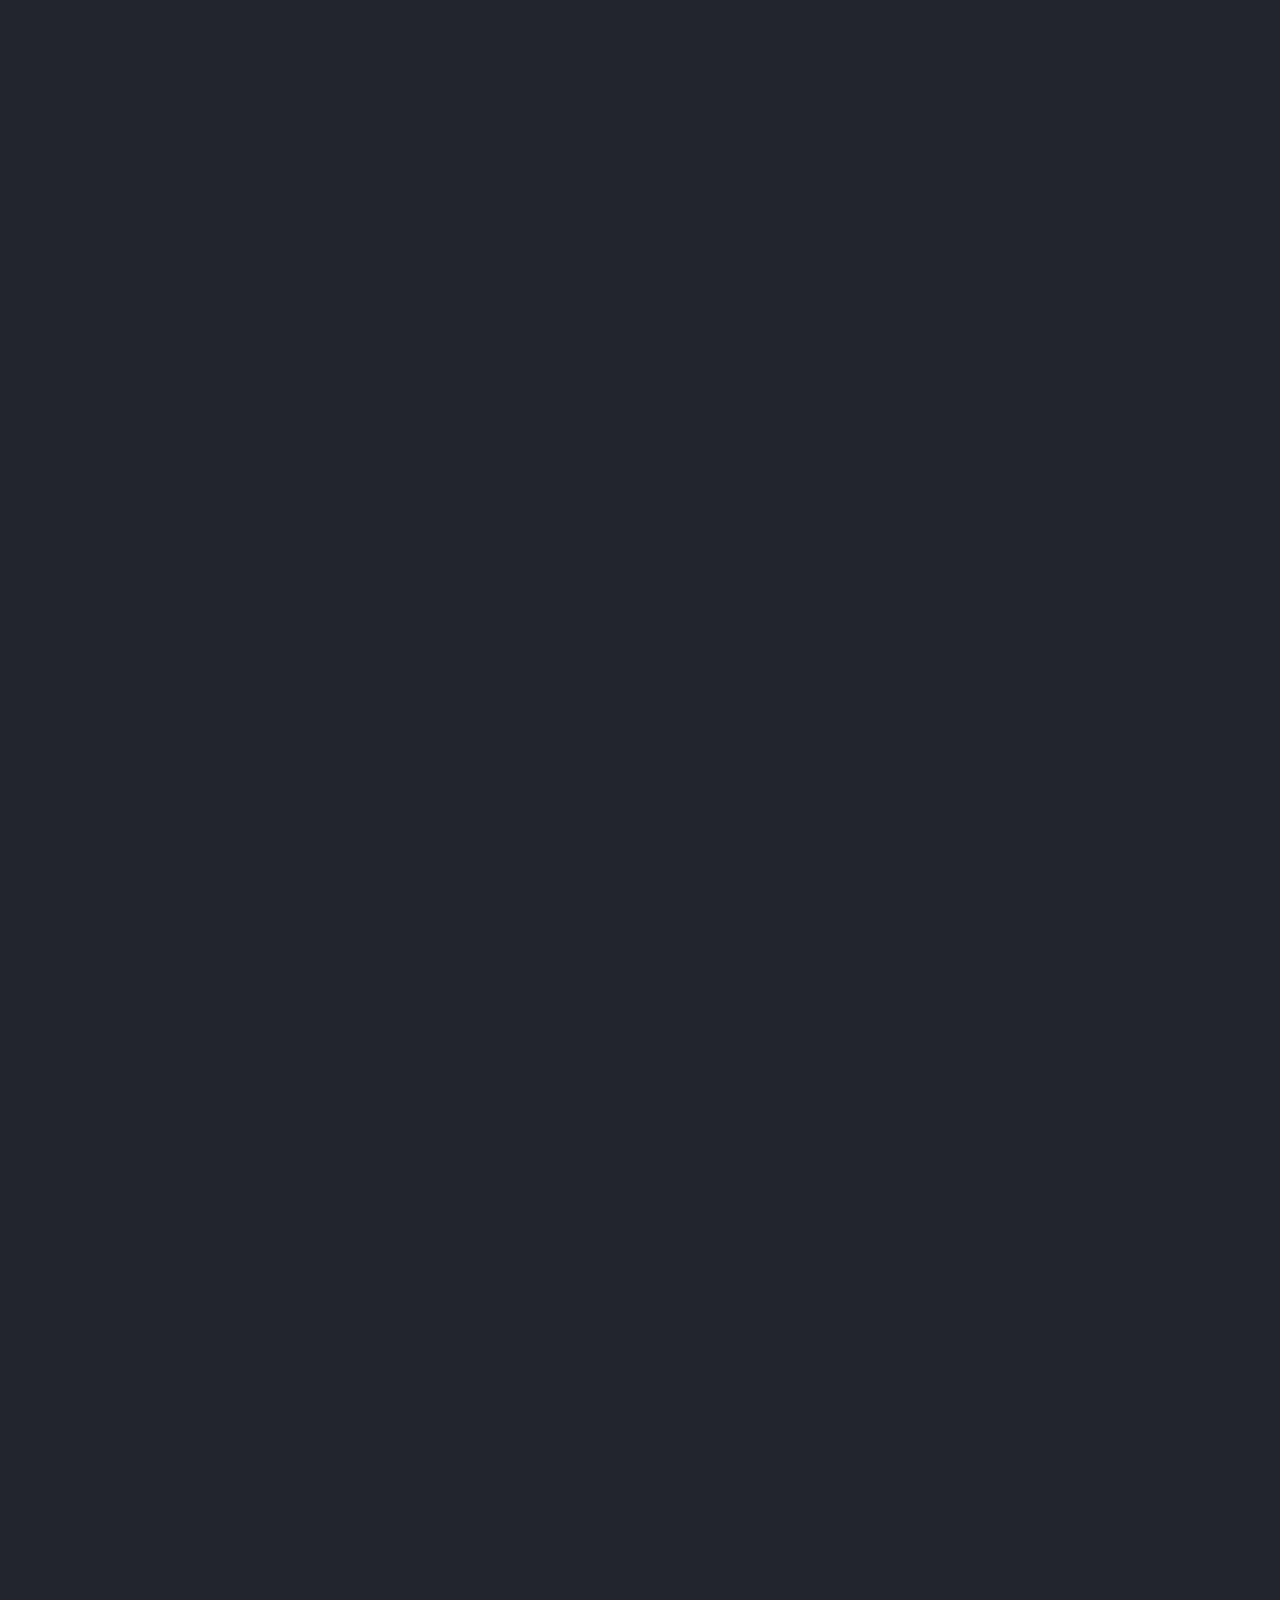
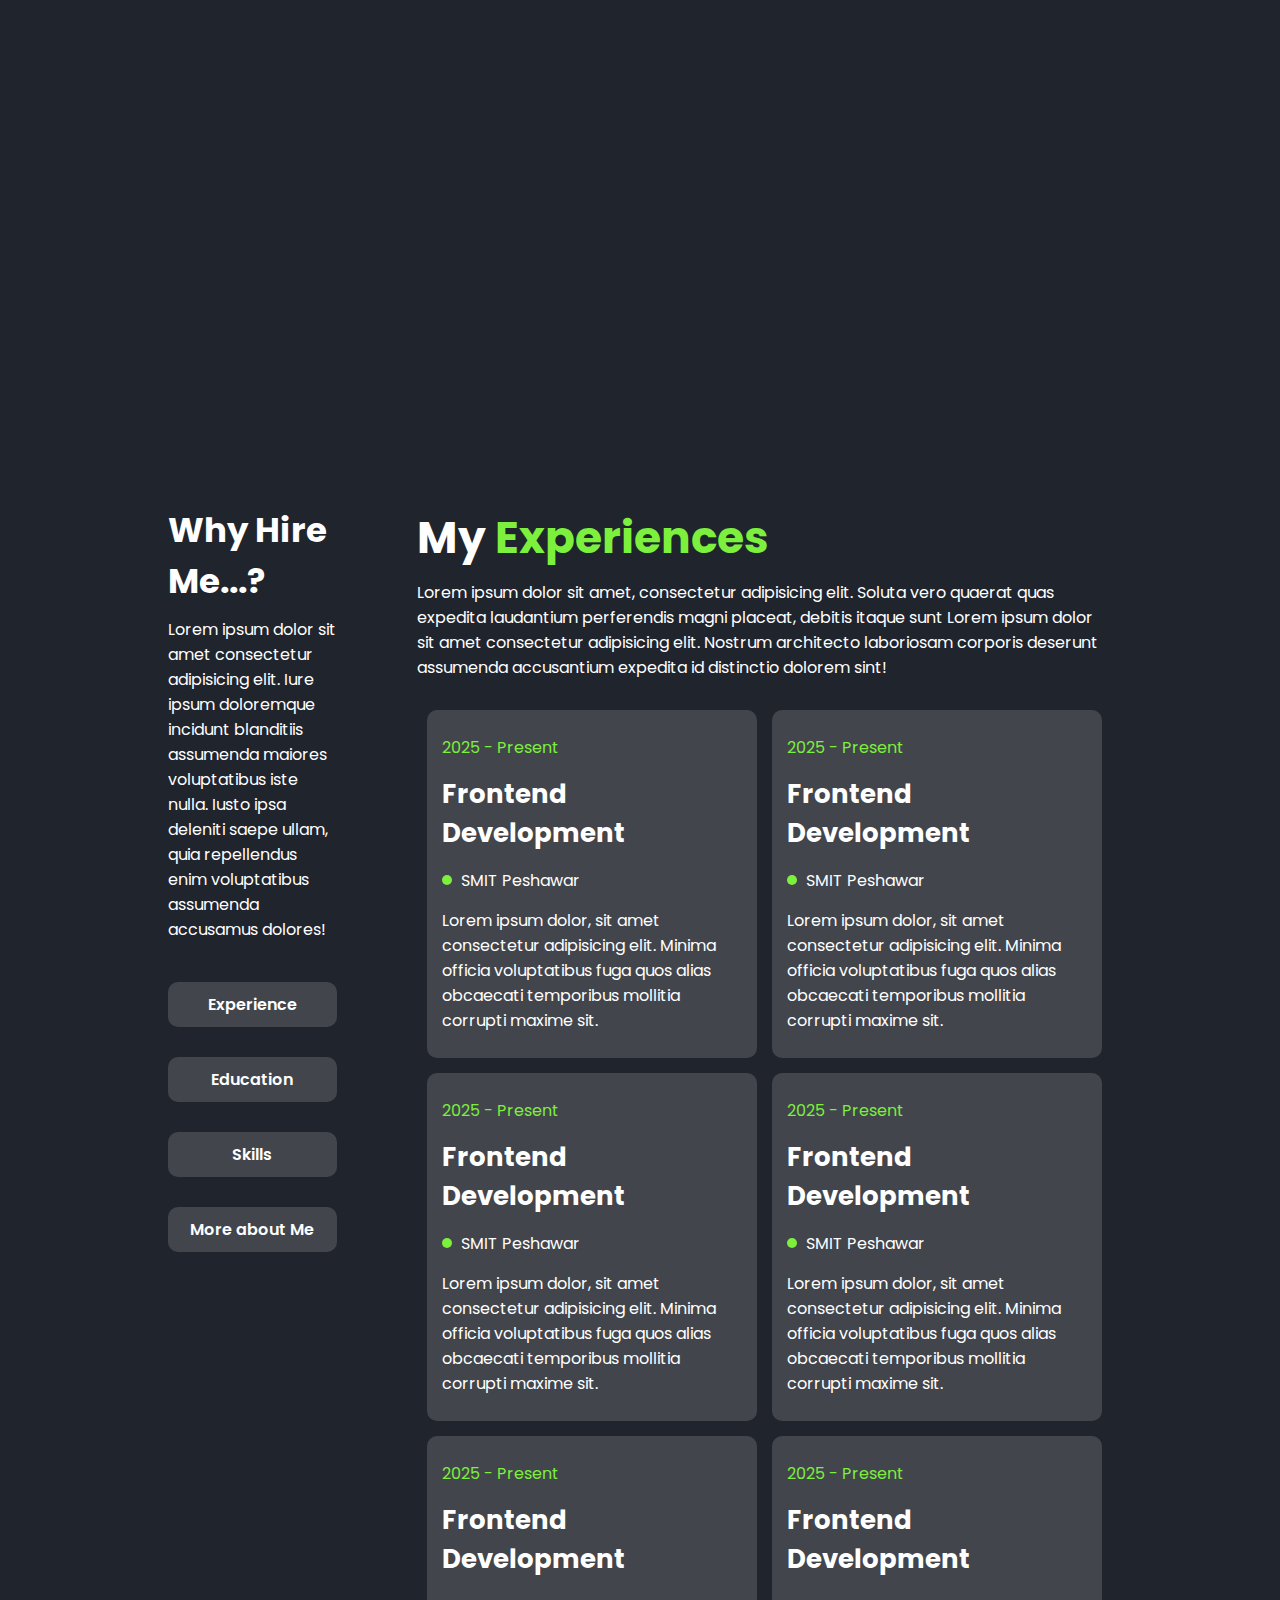
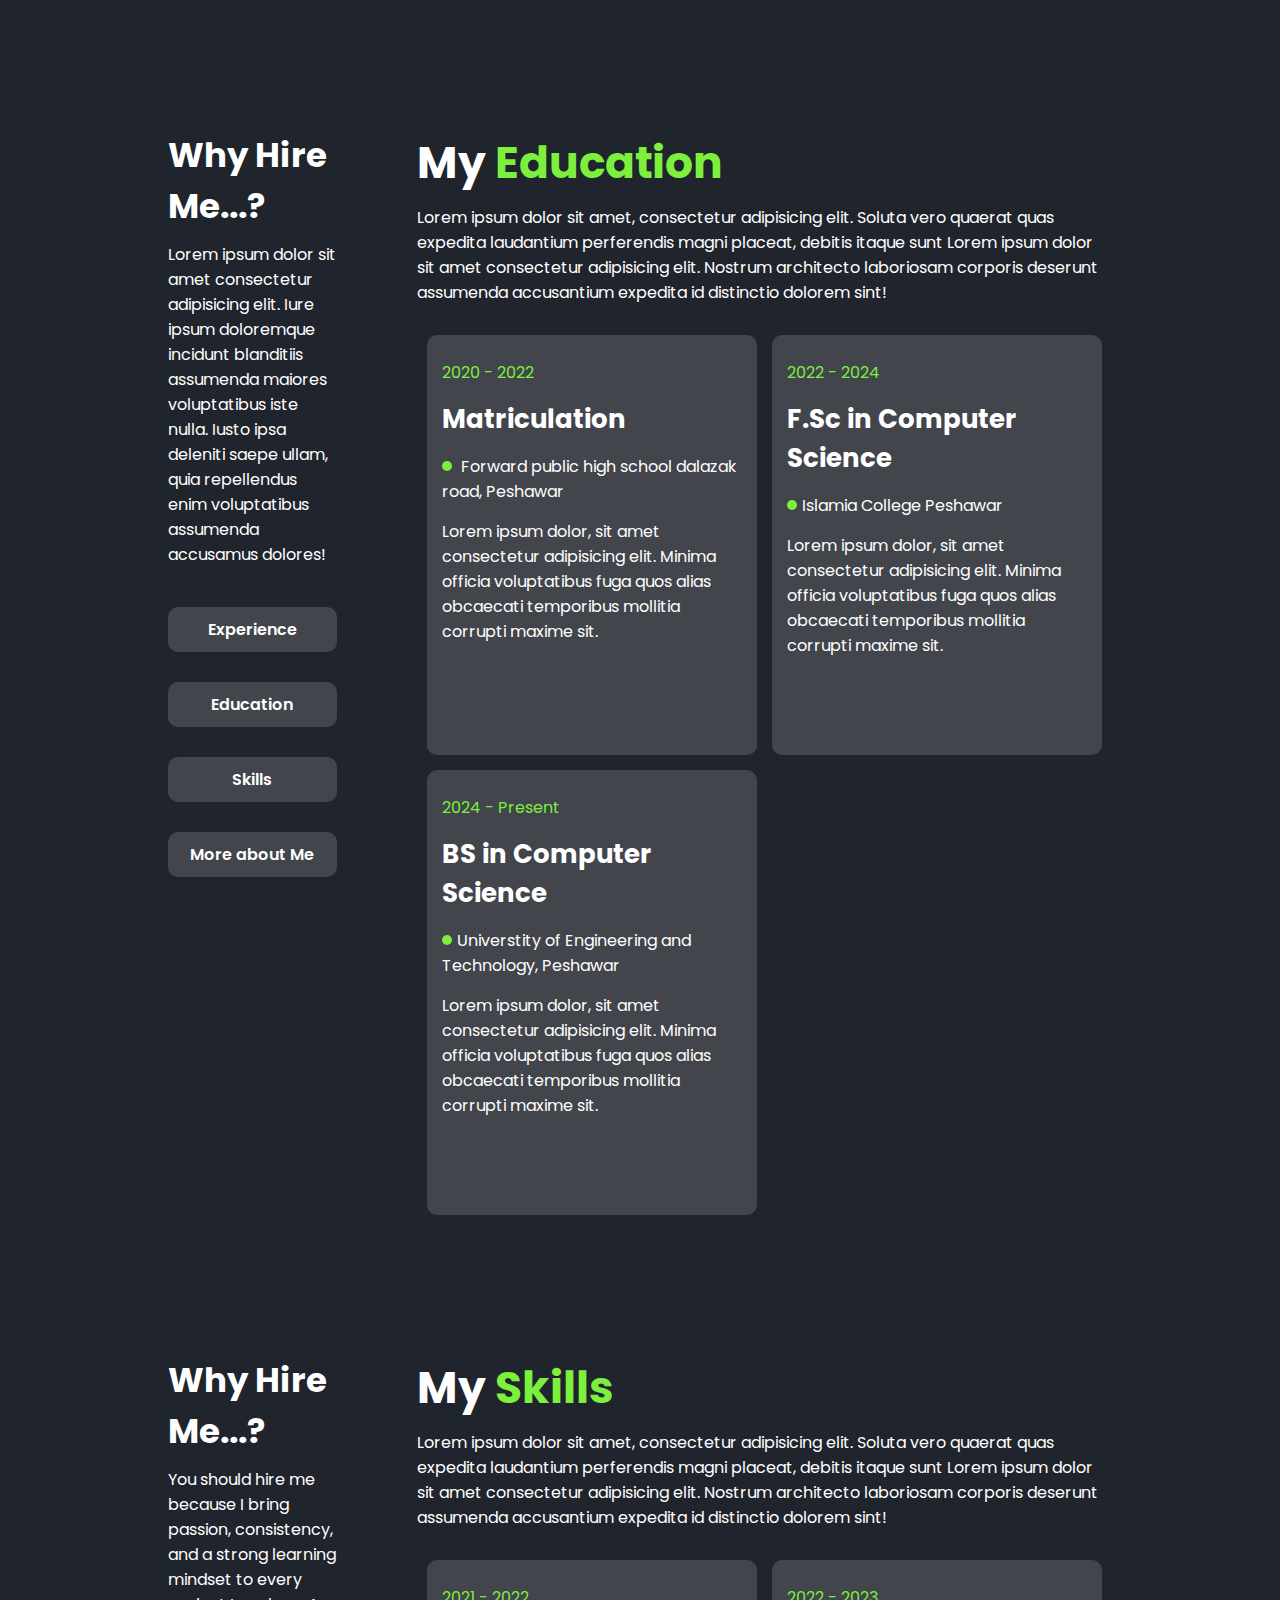
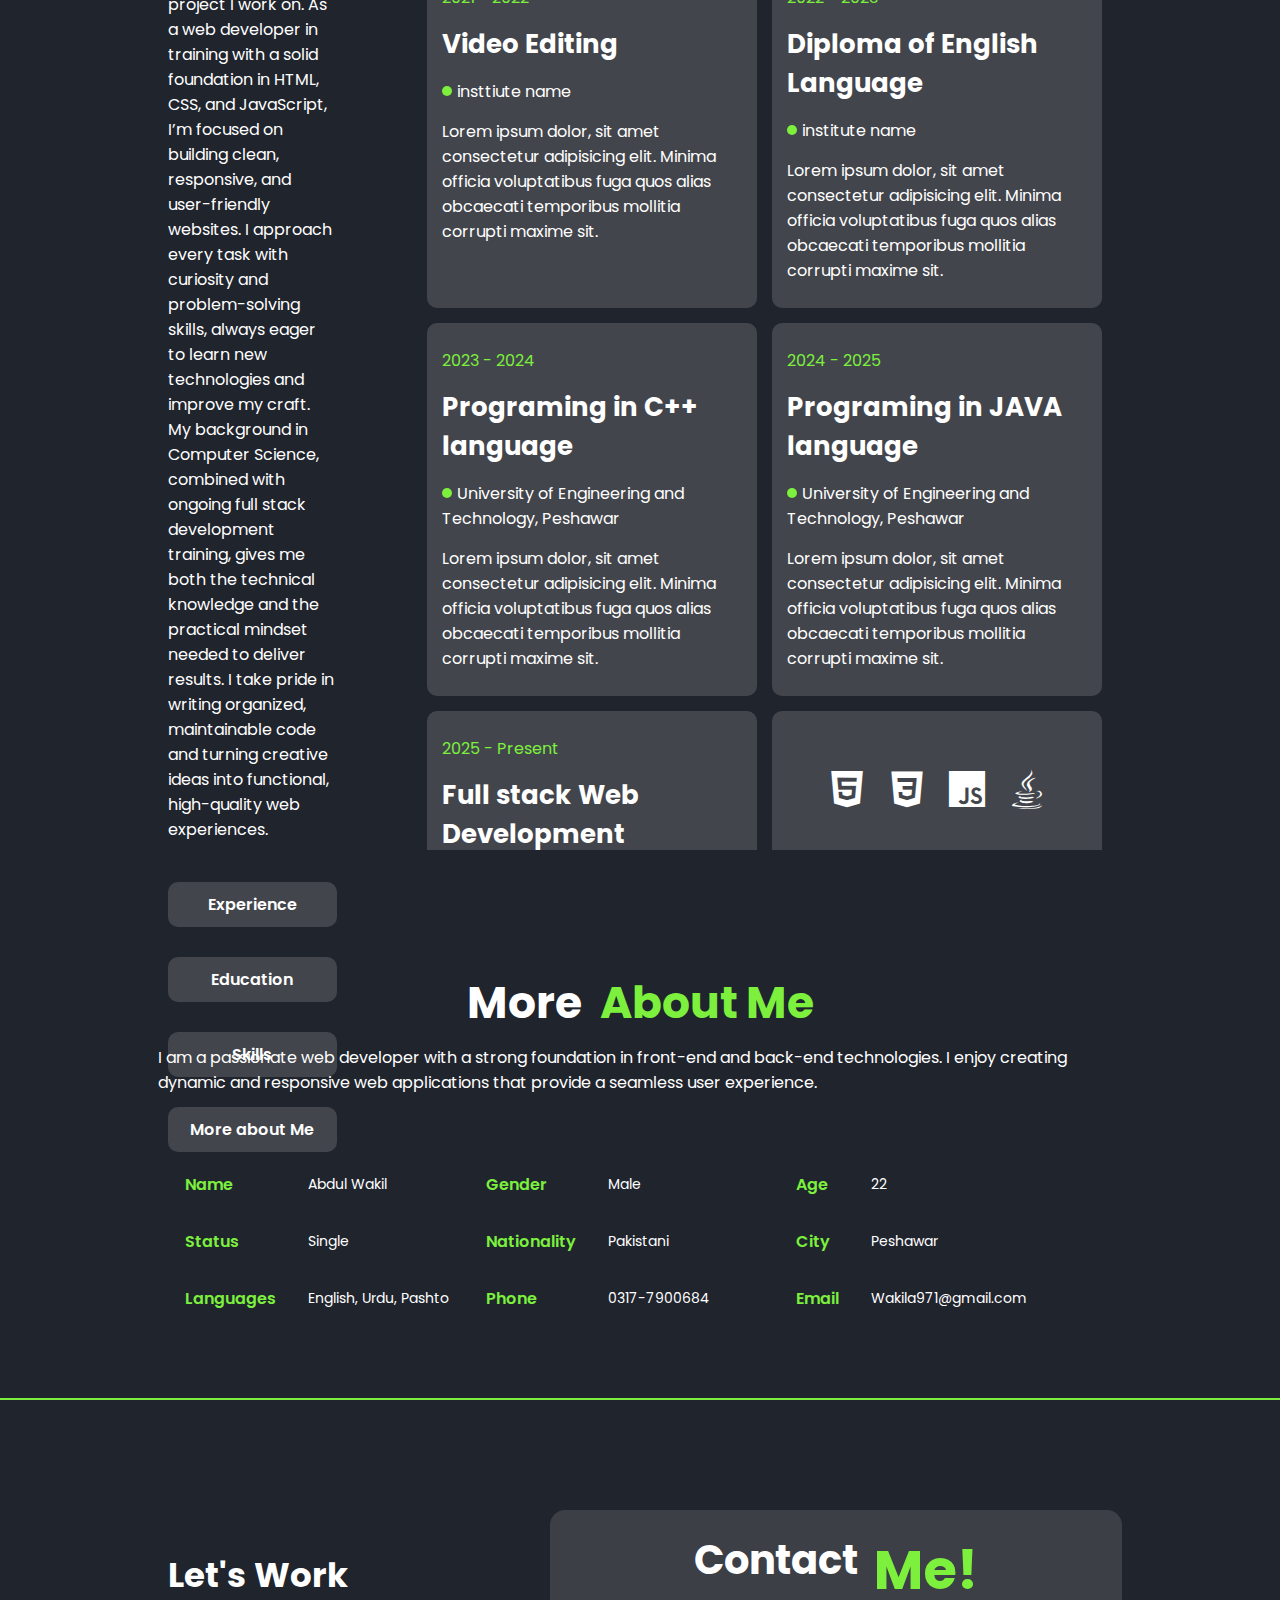
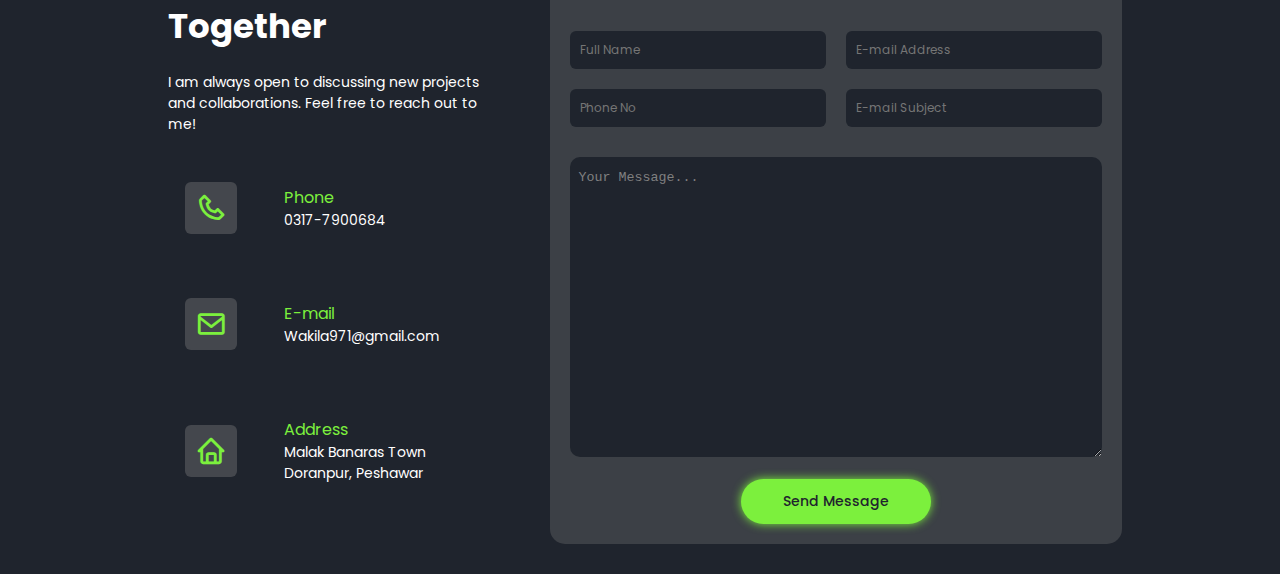
<file: index.html>
<!DOCTYPE html>
<html lang="en">

<head>
    <meta charset="UTF-8">
    <meta name="viewport" content="width=device-width, initial-scale=1.0">
    <title>My protfolio</title>
    <link rel="stylesheet" href="style.css">
    <link href='https://unpkg.com/boxicons@2.1.4/css/boxicons.min.css' rel='stylesheet'>
</head>

<body>
    <nav class="navbar">
        <a href="#" class="logo">My Portfolio</a>
        <ul>
            <li><a href="index.html" class="active">Home</a></li>
            <li><a href="about.html">About Me</a></li>
            <li><a href="services.html">Service</a></li>
            <li><a href="portfolio.html">Portfolio</a></li>
            <li><a href="contact.html">Contact</a></li>
        </ul>
    </nav>
    <div class="baranimation">
        <div class="bars" style="--i:6"></div>
        <div class="bars" style="--i:5"></div>
        <div class="bars" style="--i:4"></div>
        <div class="bars" style="--i:3"></div>
        <div class="bars" style="--i:2"></div>
        <div class="bars" style="--i:1"></div>
    </div>
    <section class="home">
        <div class="homeinfo">
            <h1>Abdul Wakil</h1>
            <h2>I am a
                <span style="--seq:4;" data-text="Frontend Developer">Frontend Developer</span>
                <span style="--seq:3;" data-text="Video Editor">Video Editor</span>
                <span style="--seq:2;" data-text="Designer">Designer</span>
                <span style="--seq:1;" data-text="Public Speaker">Public Speaker</span>
            </h2>
            <p>
                Lorem ipsum dolor sit amet consectetur adipisicing elit. Numquam aspernatur similique, esse officia hic
                temporibus atque cupiditate mollitia vel minus laudantium, itaque, sapiente delectus veritatis?
            </p>
            <div class="btn-social">
                <a href="#" class="btn">Download CV</a>
                <div class="social">
                    <a href="https://github.com/wakil-roomi-091"><i class='bx bxl-github'></i></a>
                    <a href="#"><i class='bx bxl-instagram-alt'></i></a>
                    <a href="#"><i class='bx bxl-facebook-circle'></i></a>
                    <a href="#"><i class='bx bxl-linkedin-square'></i></a>
                </div>
            </div>
        </div>
        <div class="profilepicure">
            <div class="picturebox">
                <div class="picture">
                    <img src="./assets/1723712887994.jpg" alt="">
                </div>
            </div>
        </div>
    </section>

    <section class="services ">
        <h2 class="heading">My <span>Services</span></h2>
        <div class="services-container">
            <div class="services-box">
                <div class="icon">
                    <i class="bx bx-code-alt"></i>
                    <a href="#"><i class='bx bx-arrow-back'></i></a>
                </div>
                <h2>Web Developer</h2>
                <p>I’m a passionate Web Developer in training and a BS Computer Science student. I’m currently expanding
                    my skills through a 13-month Full Stack Web Development course at iCademy, where I’m learning to
                    build dynamic and responsive web applications using HTML, CSS, JavaScript, React, Node.js,
                    Express.js, and MongoDB.</p>
            </div>
            <div class="services-box">
                <div class="icon">
                    <i class='bx bx-slideshow'></i>
                    <a href="#"><i class='bx bx-arrow-back'></i></a>
                </div>
                <h2>Video Editor</h2>
                <p>I’m a creative Video Editor with a passion for storytelling through visual media. I have experience
                    in editing videos for various platforms, including YouTube and social media. I’m proficient in using
                    software like Adobe Premiere Pro and Final Cut Pro to create engaging and high-quality video
                    content.</p>
            </div>
            <div class="services-box">
                <div class="icon">
                    <i class='bx bxs-paint'></i>
                    <a href="#"><i class='bx bx-arrow-back'></i></a>
                </div>
                <h2>Graphic Designer</h2>
                <p>I’m a passionate Graphic Designer with a keen eye for aesthetics and a strong understanding of design
                    principles. I have experience in creating visually appealing designs for various platforms,
                    including websites, social media, and print media. I’m proficient in using design software like
                    Adobe Photoshop, Illustrator, and InDesign to bring my creative ideas to life.</p>
            </div>
            <div class="services-box">
                <div class="icon">
                    <i class='bx bx-trending-up'></i>
                    <a href="#"><i class='bx bx-arrow-back'></i></a>
                </div>
                <h2>SEO</h2>
                <p>I’m a results-driven SEO specialist with a strong understanding of search engine algorithms and
                    ranking factors. I have experience in conducting keyword research, optimizing website content, and
                    implementing on-page and off-page SEO strategies to improve organic search visibility and drive
                    targeted traffic.</p>
            </div>
            <div class="services-box">
                <div class="icon">
                    <i class='bx bx-camera'></i>
                    <a href="#"><i class='bx bx-arrow-back'></i></a>
                </div>
                <h2>Photgrapher</h2>
                <p>I’m a passionate Photographer with a keen eye for detail and a love for capturing moments. I have
                    experience in various types of photography, including portrait, landscape, and event photography.
                    I’m proficient in using professional camera equipment and editing software like Adobe Lightroom and
                    Photoshop to enhance my images and tell compelling visual stories.</p>
            </div>
            <div class="services-box">
                <div class="icon">
                    <i class='bx bx-palette'></i>
                    <a href="#"><i class='bx bx-arrow-back'></i></a>
                </div>
                <h2>UI/UX Designer</h2>
                <p>I’m a detail-oriented UI/UX Designer with a passion for creating user-friendly and visually appealing
                    digital experiences. I have experience in conducting user research, creating wireframes and
                    prototypes, and collaborating with developers to implement design solutions. I’m proficient in using
                    design tools like Figma, Sketch, and Adobe XD to bring my ideas to life.</p>
            </div>

        </div>
    </section>
    <section class="about">
        <div class="boxes">
            <div class="menu">
                <h2>Why Hire Me...?</h2>
                <p>Lorem ipsum dolor sit amet consectetur adipisicing elit. Iure ipsum doloremque incidunt blanditiis assumenda maiores voluptatibus iste nulla. Iusto ipsa deleniti saepe ullam, quia repellendus enim voluptatibus assumenda accusamus dolores!</p>
                <div class="options">
                    <a href="#">Experience</a>
                    <a href="./about/education.html">Education</a>
                    <a href="./about/skills.html">Skills</a>
                    <a href="./about/aboutme.html">More about Me</a>
                </div>
            </div>
            <div class="info">
                <h2>My <span>Experiences</span></h2>
                <p>Lorem ipsum dolor sit amet, consectetur adipisicing elit. Soluta vero quaerat quas expedita laudantium perferendis magni placeat, debitis itaque sunt Lorem ipsum dolor sit amet consectetur adipisicing elit. Nostrum architecto laboriosam corporis deserunt assumenda accusantium expedita id distinctio dolorem sint!</p>
                <div class="experiences">
                    <div class="box">
                        <p class="date">2025 - Present</p>
                        <h3>Frontend Development</h2>
                        <p><span>dot</span> SMIT Peshawar</p>
                        <p class="paragraph">Lorem ipsum dolor, sit amet consectetur adipisicing elit. Minima officia voluptatibus fuga quos alias obcaecati temporibus mollitia corrupti maxime sit.</p>
                    </div>
                     <div class="box">
                        <p class="date">2025 - Present</p>
                        <h3>Frontend Development</h2>
                        <p><span>dot</span> SMIT Peshawar</p>
                        <p class="paragraph">Lorem ipsum dolor, sit amet consectetur adipisicing elit. Minima officia voluptatibus fuga quos alias obcaecati temporibus mollitia corrupti maxime sit.</p>
                    </div>
                     <div class="box">
                        <p class="date">2025 - Present</p>
                        <h3>Frontend Development</h2>
                        <p><span>dot</span> SMIT Peshawar</p>
                        <p class="paragraph">Lorem ipsum dolor, sit amet consectetur adipisicing elit. Minima officia voluptatibus fuga quos alias obcaecati temporibus mollitia corrupti maxime sit.</p>
                    </div>
                     <div class="box">
                        <p class="date">2025 - Present</p>
                        <h3>Frontend Development</h2>
                        <p><span>dot</span> SMIT Peshawar</p>
                        <p class="paragraph">Lorem ipsum dolor, sit amet consectetur adipisicing elit. Minima officia voluptatibus fuga quos alias obcaecati temporibus mollitia corrupti maxime sit.</p>
                    </div>
                     <div class="box">
                        <p class="date">2025 - Present</p>
                        <h3>Frontend Development</h2>
                        <p><span>dot</span> SMIT Peshawar</p>
                        <p class="paragraph">Lorem ipsum dolor, sit amet consectetur adipisicing elit. Minima officia voluptatibus fuga quos alias obcaecati temporibus mollitia corrupti maxime sit.</p>
                    </div>
                     <div class="box">
                        <p class="date">2025 - Present</p>
                        <h3>Frontend Development</h2>
                        <p><span>dot</span> SMIT Peshawar</p>
                        <p class="paragraph">Lorem ipsum dolor, sit amet consectetur adipisicing elit. Minima officia voluptatibus fuga quos alias obcaecati temporibus mollitia corrupti maxime sit.</p>
                    </div>
                  
                  
                </div>
            </div>
        </div>
    </section>

    <section class="about">
        <div class="boxes">
            <div class="menu">
                <h2>Why Hire Me...?</h2>
                <p>Lorem ipsum dolor sit amet consectetur adipisicing elit. Iure ipsum doloremque incidunt blanditiis assumenda maiores voluptatibus iste nulla. Iusto ipsa deleniti saepe ullam, quia repellendus enim voluptatibus assumenda accusamus dolores!</p>
                <div class="options">
                    <a href="../about.html">Experience</a>
                    <a href="../about/education.html">Education</a>
                    <a href="../about/skills.html">Skills</a>
                    <a href="../about/aboutme.html">More about Me</a>
                </div>
            </div>
            <div class="info">
                <h2>My <span>Education </span></h2>
                <p>Lorem ipsum dolor sit amet, consectetur adipisicing elit. Soluta vero quaerat quas expedita laudantium perferendis magni placeat, debitis itaque sunt Lorem ipsum dolor sit amet consectetur adipisicing elit. Nostrum architecto laboriosam corporis deserunt assumenda accusantium expedita id distinctio dolorem sint!</p>
                <div class="experiences">
                    <div class="box">
                        <p class="date">2020 - 2022</p>
                        <h3>Matriculation</h2>
                        <p><span>dot</span> Forward public high school dalazak road, Peshawar</p>
                        <p class="paragraph">Lorem ipsum dolor, sit amet consectetur adipisicing elit. Minima officia voluptatibus fuga quos alias obcaecati temporibus mollitia corrupti maxime sit.</p>
                    </div>
                     <div class="box">
                        <p class="date">2022 - 2024</p>
                        <h3>F.Sc in Computer Science</h2>
                        <p><span>dot</span>Islamia College Peshawar </p>
                        <p class="paragraph">Lorem ipsum dolor, sit amet consectetur adipisicing elit. Minima officia voluptatibus fuga quos alias obcaecati temporibus mollitia corrupti maxime sit.</p>
                    </div>
                     <div class="box">
                        <p class="date">2024 - Present</p>
                        <h3>BS in Computer Science</h2>
                        <p><span>dot</span>Universtity of Engineering and Technology, Peshawar</p>
                        <p class="paragraph">Lorem ipsum dolor, sit amet consectetur adipisicing elit. Minima officia voluptatibus fuga quos alias obcaecati temporibus mollitia corrupti maxime sit.</p>
                    </div>
                  
                  
                </div>
            </div>
        </div>
    </section>

    <section class="about">
        <div class="boxes">
            <div class="menu">
                <h2>Why Hire Me...?</h2>
                <p>You should hire me because I bring passion, consistency, and a strong learning mindset to every
                    project I work on. As a web developer in training with a solid foundation in HTML, CSS, and
                    JavaScript, I’m focused on building clean, responsive, and user-friendly websites. I approach every
                    task with curiosity and problem-solving skills, always eager to learn new technologies and improve
                    my craft. My background in Computer Science, combined with ongoing full stack development training,
                    gives me both the technical knowledge and the practical mindset needed to deliver results. I take
                    pride in writing organized, maintainable code and turning creative ideas into functional,
                    high-quality web experiences.</p>
                <div class="options">
                    <a href="../about.html">Experience</a>
                    <a href="../about/education.html">Education</a>
                    <a href="../about/skills.html">Skills</a>
                    <a href="../about/aboutme.html">More about Me</a>
                </div>
            </div>
            <div class="info">
                <h2>My <span>Skills </span></h2>
                <p>Lorem ipsum dolor sit amet, consectetur adipisicing elit. Soluta vero quaerat quas expedita
                    laudantium perferendis magni placeat, debitis itaque sunt Lorem ipsum dolor sit amet consectetur
                    adipisicing elit. Nostrum architecto laboriosam corporis deserunt assumenda accusantium expedita id
                    distinctio dolorem sint!</p>
                <div class="experiences">
                    <div class="box">
                        <p class="date">2021 - 2022</p>
                        <h3>Video Editing</h2>
                            <p><span>dot</span>insttiute name</p>
                            <p class="paragraph">Lorem ipsum dolor, sit amet consectetur adipisicing elit. Minima
                                officia voluptatibus fuga quos alias obcaecati temporibus mollitia corrupti maxime sit.
                            </p>
                    </div>
                    <div class="box">
                        <p class="date">2022 - 2023</p>
                        <h3>Diploma of English Language</h2>
                            <p><span>dot</span>institute name</p>
                            <p class="paragraph">Lorem ipsum dolor, sit amet consectetur adipisicing elit. Minima
                                officia voluptatibus fuga quos alias obcaecati temporibus mollitia corrupti maxime sit.
                            </p>
                    </div>
                    <div class="box">
                        <p class="date">2023 - 2024</p>
                        <h3>Programing in C++ language</h3>
                        <p><span>dot</span>University of Engineering and Technology, Peshawar</p>
                        <p class="paragraph">Lorem ipsum dolor, sit amet consectetur adipisicing elit. Minima
                            officia voluptatibus fuga quos alias obcaecati temporibus mollitia corrupti maxime sit.
                        </p>
                    </div>
                    <div class="box">
                        <p class="date">2024 - 2025</p>
                        <h3>Programing in JAVA language</h2>
                            <p><span>dot</span>University of Engineering and Technology, Peshawar</p>
                            <p class="paragraph">Lorem ipsum dolor, sit amet consectetur adipisicing elit. Minima
                                officia voluptatibus fuga quos alias obcaecati temporibus mollitia corrupti maxime sit.
                            </p>
                    </div>
                    <div class="box">
                        <p class="date">2025 - Present</p>
                        <h3>Full stack Web Development</h2>
                            <p><span>dot</span>SMIT Peshawar</p>
                            <p class="paragraph"> Lorem ipsum dolor, sit amet consectetur adipisicing elit. Minima
                                officia voluptatibus fuga quos alias obcaecati temporibus mollitia corrupti maxime sit.
                            </p>
                    </div>
                    <div class="box">
                        <div class="skillbox">
                            <div class="pics"><i class='bx bxl-html5' title="HTML5"></i></div>
                            <div class="pics"><i class='bx bxl-css3' title="CSS3"></i></div>
                            <div class="pics"><i class='bx bxl-javascript' title="Javascript"></i></div>
                            <div class="pics"><i class='bx bxl-java' title="JAVA"></i></div>
                            <div class="pics"><i class='bx bxl-c-plus-plus' title="C/C++"></i></div>
                            <div class="pics"><i class='bx bxl-mongodb' title="MongoDB"></i></div>
                            <div class="pics"><i class='bx bxl-postgresql' title="PostgreSql"></i></div>
                        </div>
                    </div>
                </div>
            </div>
        </div>

    </section>

    <section class="about">
        <div class="info">
            <div class="aboutheading">
                <h2>More &nbsp;<span>About Me</span></h2>
            </div>
            <p> I am a passionate web developer with a strong foundation in front-end and back-end technologies. I enjoy
                creating dynamic and responsive web applications that provide a seamless user experience.</p>

            <table class="myinfo">
                <tr>
                    <th scope="row">Name</th>
                    <td>Abdul Wakil</td>
                    <th>Gender</th>
                    <td>Male</td>
                    <th>Age</th>
                    <td>22</td>
                </tr>
                <tr>
                    <th>Status</th>
                    <td>Single</td>
                    <th>Nationality</th>
                    <td>Pakistani</td>
                    <th>City</th>
                    <td>Peshawar</td>
                </tr>

                <tr>
                    <th>Languages</th>
                    <td>English, Urdu, Pashto</td>
                    <th>Phone</th>
                    <td>0317-7900684</td>
                    <th>Email</th>
                    <td>Wakila971@gmail.com</td>
                </tr>
            </table>
        </div>

        </div>

    </section>

    <div class="finishingline">

    </div>

    <section class="contact-container">
        <div class="contact-me">
            <div class="contact-details">
                <div class="c-heading">
                    <h2>Let's Work Together</h2>
                </div>
                <div class="c-description">
                    <p> I am always open to discussing new projects and collaborations. Feel free to reach out to me!
                    </p>
                </div>
                <div class="contact-sources">
                    <div class="icon">
                        <i class='bx bx-phone'></i>
                    </div>
                    <div class="info">
                        <h3>Phone</h3>
                        <p>0317-7900684</p>
                    </div>
                </div>
                <div class="contact-sources">
                    <div class="icon">
                        <i class='bx bx-envelope'></i>
                    </div>
                    <div class="info">
                        <h3>E-mail</h3>
                        <p>Wakila971@gmail.com</p>
                    </div>
                </div>
                <div class="contact-sources">
                    <div class="icon">
                        <i class='bx bx-home'></i>
                    </div>
                    <div class="info">
                        <h3>Address</h3>
                        <p>Malak Banaras Town Doranpur, Peshawar</p>
                    </div>
                </div>

            </div>
            <div class="contact-form">
                <div class="cf-heading">
                    <h2>Contact &nbsp; <span>Me!</span></h2>
                </div>
                <div class="submition-form">
                    <form action="#" method="post">
                        <input type="text" name="" id="" placeholder="Full Name">
                        <input type="text" name="" id="" placeholder="E-mail Address">
                        <input type="text" name="" id="" placeholder="Phone No">
                        <input type="text" name="" id="" placeholder="E-mail Subject">
                    </form>
                </div>
                <div class="textarea">
                    <form action="#" method="post">
                        <label for="message">your message</label>
                        <textarea name="message" id="message">Your Message...</textarea>
                    </form>
                </div>
                <div class="submit-button">
                    <button type="submit">Send Message</button>
                </div>
            </div>
        </div>
    </section>

</body>

</html>
</file>
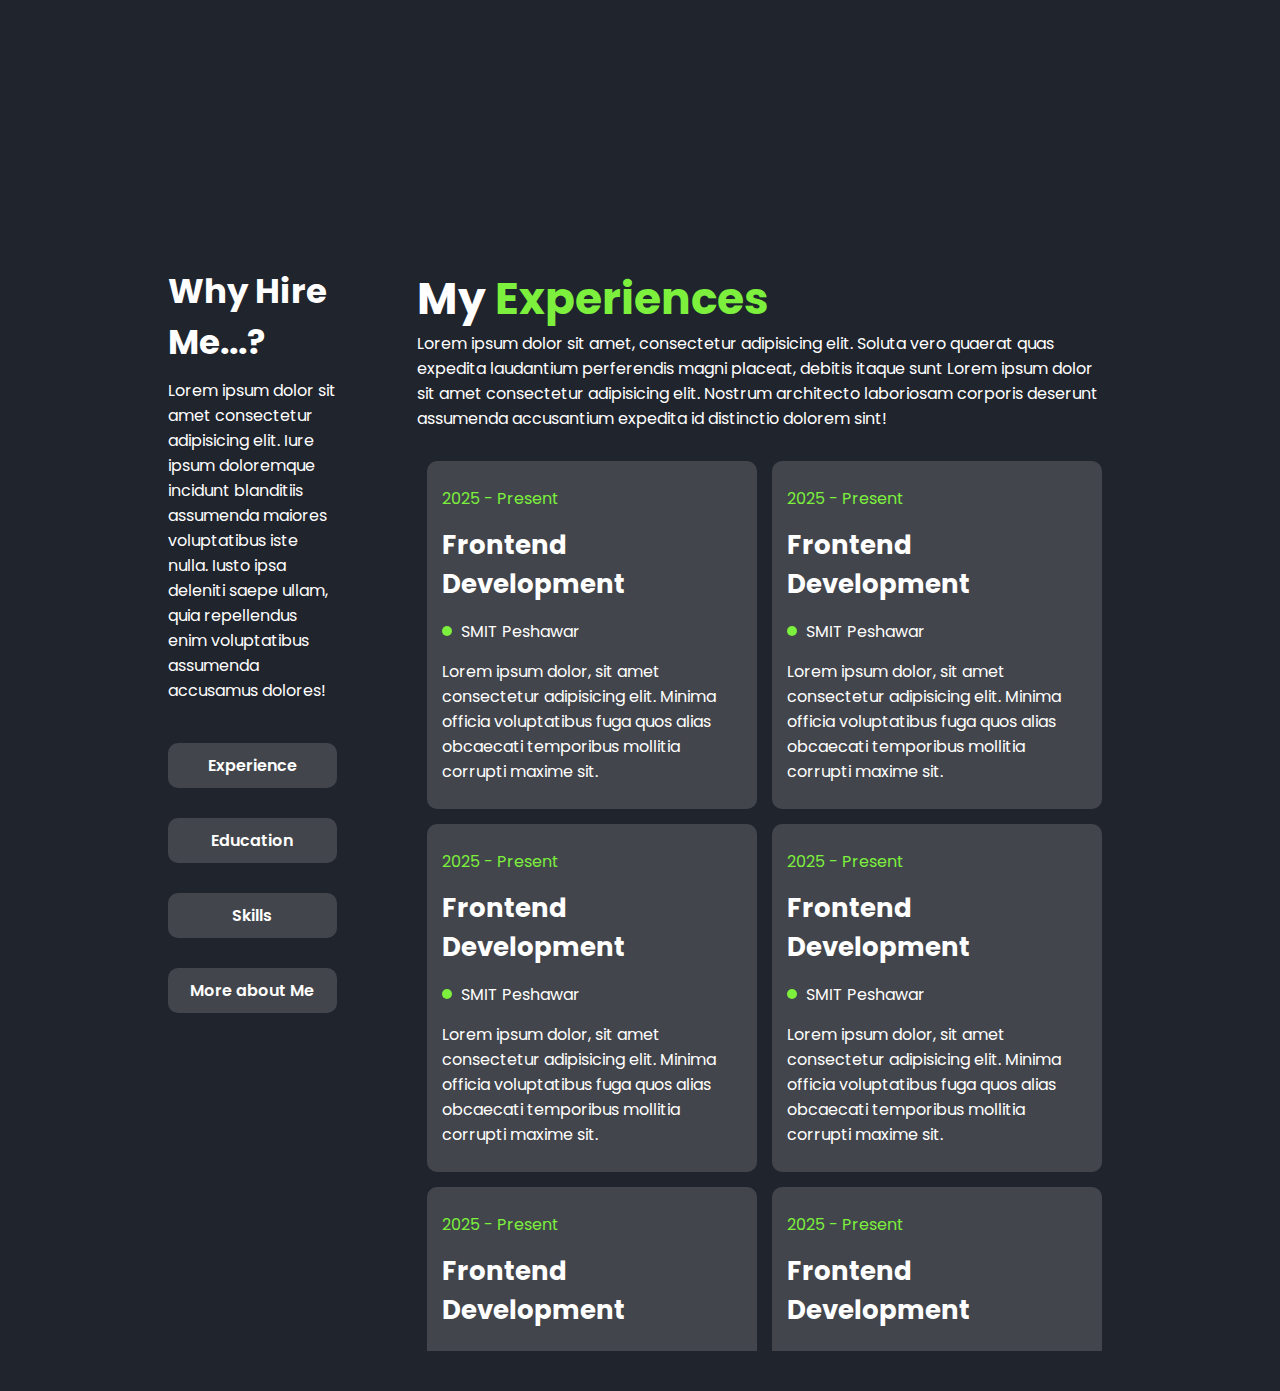
<file: about.html>
<!DOCTYPE html>
<html lang="en">
<head>
    <meta charset="UTF-8">
    <meta name="viewport" content="width=device-width, initial-scale=1.0">
    <title>Document</title>
     <link href='https://unpkg.com/boxicons@2.1.4/css/boxicons.min.css' rel='stylesheet'>
     <style>
        @import url('https://fonts.googleapis.com/css2?family=Poppins:ital,wght@0,100;0,200;0,300;0,400;0,500;0,600;0,700;0,800;0,900;1,100;1,200;1,300;1,400;1,500;1,600;1,700;1,800;1,900&display=swap');
*{
     font-family: "Poppins", sans-serif;
  font-weight: 600;
  font-style: normal;
  margin: 0;
  padding: 0;
  box-sizing: border-box;
}
body{
   background-color: #1f242d;
  display: flex;
  flex-direction: column;
  justify-content: center;
  align-items: center;
}

.navbar{
  width: 95vw;
  border-radius: 20px;
  /* background-color: slateblue; */
  padding: 25px 9%;
  /* border: 2px solid black; */
  display: flex;
  justify-content: space-between;
  align-items: center;
  z-index: 100;
  visibility: hidden;
  opacity: 0;
  animation: navbaranimation 1.5s linear forwards;
  animation-delay: 1s;
  position: sticky;
  -webkit-backdrop-filter: blur(50px);
  backdrop-filter: blur(50px);
  top: 10px;
  /* box-shadow: 0 0 10px rgba(0, 0, 0, 0.5); */
}
@keyframes navbaranimation {
    100%{
        visibility: visible;
        opacity: 1;
    }
}
.navbar ul{
      display: flex;
    justify-content: center;
    align-items: center;
    gap: 60px;
}
.navbar ul li{
    list-style: none;
    /* border: 2px solid black; */
}
.navbar ul li a{
    font-weight: 500;
    font-size: 20px;
    text-decoration: none;
    color: white;
    border: none;
    border-radius: 20px;
    
  transition: 0.3s ease;
    &:hover{
       
        color: #7cf03d;
      
    }
}
.navbar ul li .active{
    color: #7cf03d;
}

.navbar .logo {
    text-decoration: none;
    color: white;
    font-size: 30px;
    font-weight: 700;
}
.about{
    width: 80vw;
    /* border: 2px solid white; */
    margin: auto;
 margin-top: 130px;
    padding: 10px;
}
.boxes{
/* border: 2px solid orange; */
padding: 10px;
display: flex;
gap: 40px;
}
.menu{
    width: 50vw;
    height: 50vh;
/* border: 2px solid orange; */
padding: 20px;
color: white;
display: flex;
flex-direction: column;
gap: 10px;

}
.menu h2{
    font-size: 34px;
    font-weight: bold;
}
.menu p{
    font-size: 16px;
    font-weight: normal;
}
.boxes .menu .options{
    display: flex;
    flex-direction: column;
    /* border: 2px solid green; */
    gap: 30px;
     margin-top: 30px;
}
.boxes .menu .options a{
   
    border: none;
    background-color: rgba(128, 128, 128, 0.366);
    text-decoration: none;
    color: white;
    text-align: center;
    padding: 10px;
    border-radius: 10px;
    transition: 0.3s ease;
    &:hover{
        color: #7cf03d;
        border: 2px solid #7cf03d;
    }
}
.info{
padding: 20px;
/* border: 2px solid rgb(255, 0, 170); */
}
.info h2{
    color: white;
    font-size: 44px;
    font-weight: bold;
}
.info h2 span{
    color: #7cf03d;
    font-size: 44px;
font-weight: bold;
}
.info p{
    font-size: 16px;
    font-weight: normal;
    color: white;
}
.info .experiences{
    /* border: 2px solid slateblue; */
    margin-top: 20px;
    padding: 10px;
    display: grid;
    grid-template-columns: repeat(2, 1fr);
    gap: 15px;
    overflow: auto;
    height: 100vh;
}
.info .experiences::-webkit-scrollbar{
    display: none;
}
.experiences .box{
    border: none;
    padding: 25px 15px;
    display: flex;
    flex-direction: column;
    gap: 15px;
    border-radius: 10px;
    background-color: rgba(128, 128, 128, 0.366) ;
}
.box .date{
    font-weight: normal;
    font-size: 16px;
    color: #7cf03d;
}
.box h3{
    font-size: 26px;
    font-weight: bold;
    color: white;
}
.box p{
     font-weight: normal;
    font-size: 16px;
}
.box p span{
    color: #7cf03d;
    padding: 5px;
    font-size: 0px;
    border-radius: 50%;
    background-color: #7cf03d;
    display: inline-block;
    vertical-align: middle;
        transform: translatey(-2px);
margin-right: 5px;
}
     </style>
</head>
<body>
      <nav class="navbar">
        <a href="#" class="logo">My Portfolio</a>
        <ul>
            <li><a href="index.html" class="active">Home</a></li>
            <li><a href="about.html">About Me</a></li>
            <li><a href="services.html">Service</a></li>
            <li><a href="portfolio.html">Portfolio</a></li>
            <li><a href="contact.html">Contact</a></li>
        </ul>
    </nav>
    <section class="about">
        <div class="boxes">
            <div class="menu">
                <h2>Why Hire Me...?</h2>
                <p>Lorem ipsum dolor sit amet consectetur adipisicing elit. Iure ipsum doloremque incidunt blanditiis assumenda maiores voluptatibus iste nulla. Iusto ipsa deleniti saepe ullam, quia repellendus enim voluptatibus assumenda accusamus dolores!</p>
                <div class="options">
                    <a href="#">Experience</a>
                    <a href="./about/education.html">Education</a>
                    <a href="./about/skills.html">Skills</a>
                    <a href="./about/aboutme.html">More about Me</a>
                </div>
            </div>
            <div class="info">
                <h2>My <span>Experiences</span></h2>
                <p>Lorem ipsum dolor sit amet, consectetur adipisicing elit. Soluta vero quaerat quas expedita laudantium perferendis magni placeat, debitis itaque sunt Lorem ipsum dolor sit amet consectetur adipisicing elit. Nostrum architecto laboriosam corporis deserunt assumenda accusantium expedita id distinctio dolorem sint!</p>
                <div class="experiences">
                    <div class="box">
                        <p class="date">2025 - Present</p>
                        <h3>Frontend Development</h2>
                        <p><span>dot</span> SMIT Peshawar</p>
                        <p class="paragraph">Lorem ipsum dolor, sit amet consectetur adipisicing elit. Minima officia voluptatibus fuga quos alias obcaecati temporibus mollitia corrupti maxime sit.</p>
                    </div>
                     <div class="box">
                        <p class="date">2025 - Present</p>
                        <h3>Frontend Development</h2>
                        <p><span>dot</span> SMIT Peshawar</p>
                        <p class="paragraph">Lorem ipsum dolor, sit amet consectetur adipisicing elit. Minima officia voluptatibus fuga quos alias obcaecati temporibus mollitia corrupti maxime sit.</p>
                    </div>
                     <div class="box">
                        <p class="date">2025 - Present</p>
                        <h3>Frontend Development</h2>
                        <p><span>dot</span> SMIT Peshawar</p>
                        <p class="paragraph">Lorem ipsum dolor, sit amet consectetur adipisicing elit. Minima officia voluptatibus fuga quos alias obcaecati temporibus mollitia corrupti maxime sit.</p>
                    </div>
                     <div class="box">
                        <p class="date">2025 - Present</p>
                        <h3>Frontend Development</h2>
                        <p><span>dot</span> SMIT Peshawar</p>
                        <p class="paragraph">Lorem ipsum dolor, sit amet consectetur adipisicing elit. Minima officia voluptatibus fuga quos alias obcaecati temporibus mollitia corrupti maxime sit.</p>
                    </div>
                     <div class="box">
                        <p class="date">2025 - Present</p>
                        <h3>Frontend Development</h2>
                        <p><span>dot</span> SMIT Peshawar</p>
                        <p class="paragraph">Lorem ipsum dolor, sit amet consectetur adipisicing elit. Minima officia voluptatibus fuga quos alias obcaecati temporibus mollitia corrupti maxime sit.</p>
                    </div>
                     <div class="box">
                        <p class="date">2025 - Present</p>
                        <h3>Frontend Development</h2>
                        <p><span>dot</span> SMIT Peshawar</p>
                        <p class="paragraph">Lorem ipsum dolor, sit amet consectetur adipisicing elit. Minima officia voluptatibus fuga quos alias obcaecati temporibus mollitia corrupti maxime sit.</p>
                    </div>
                  
                  
                </div>
            </div>
        </div>
    </section>
</body>
</html>
</file>
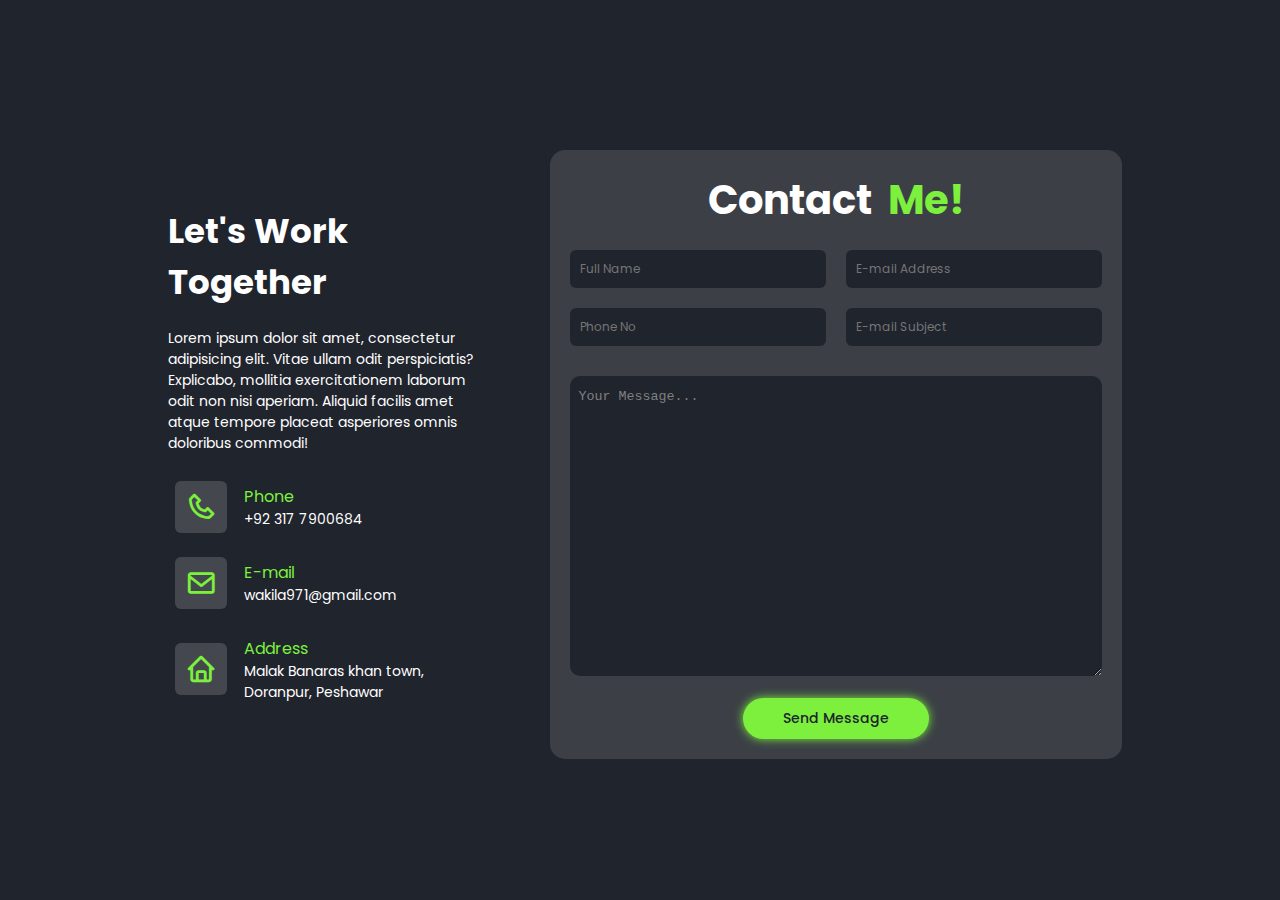
<file: contact.html>
<!DOCTYPE html>
<html lang="en">
<head>
    <meta charset="UTF-8">
    <meta name="viewport" content="width=device-width, initial-scale=1.0">
    <title>Document</title>
     <link href='https://unpkg.com/boxicons@2.1.4/css/boxicons.min.css' rel='stylesheet'>
    <style>
@import url("https://fonts.googleapis.com/css2?family=Poppins:ital,wght@0,100;0,200;0,300;0,400;0,500;0,600;0,700;0,800;0,900;1,100;1,200;1,300;1,400;1,500;1,600;1,700;1,800;1,900&display=swap");
* {
  font-family: "Poppins", sans-serif;
  font-weight: 600;
  font-style: normal;
  margin: 0;
  padding: 0;
  box-sizing: border-box;
}
body {
  background-color: #1f242d;
}

        .navbar {
  position: fixed;
  top: 0;
  left: 0;
  width: 100%;
  /* background-color: slateblue; */
  padding: 25px 9%;
  /* border: 2px solid black; */
  display: flex;
  justify-content: space-between;
  align-items: center;
  z-index: 100;
  visibility: hidden;
  opacity: 0;
  animation: navbaranimation 1.5s linear forwards;
  animation-delay: 1s;
}
@keyframes navbaranimation {
  100% {
    visibility: visible;
    opacity: 1;
  }
}
.navbar ul {
  display: flex;
  justify-content: center;
  align-items: center;
  gap: 60px;
}
.navbar ul li {
  list-style: none;
  /* border: 2px solid black; */
}
.navbar ul li a {
  font-weight: 500;
  font-size: 20px;
  text-decoration: none;
  color: white;
  border: none;
  border-radius: 20px;

  transition: 0.3s ease;
  &:hover {
    color: #7cf03d;
  }
}
.navbar ul li .active {
  color: #7cf03d;
}

.navbar .logo {
  text-decoration: none;
  color: white;
  font-size: 30px;
  font-weight: 700;
}
.contact-container{
    width: 80vw;
    /* border: 2px solid yellow; */
    margin: auto;
    margin-top: 120px;
    /* height: 300px; */
    padding: 10px;
}
.contact-container .contact-me{
    /* border: 2px solid green; */
    padding: 20px;
    display: flex;
    justify-content: center;
    align-items: center;
    gap: 50px;
    

}
.contact-me .contact-details{
    /* border: 2px solid orange; */
    padding: 10px;
    width: 30vw;
}
.contact-me .contact-details .c-heading h2{
    color: white;
    font-size: 34px;
    font-weight: bold;

}
.contact-me .contact-details .c-description p{
    color: white;
    font-size: 14px;
    font-weight: normal;
    margin-top: 20px;
}
.contact-details .contact-sources{
    /* border: 2px solid slateblue; */
    display: flex;
    /* justify-content: center; */
    align-items: center;
    padding: 0 20px;
    gap: 30px;
    margin-top: 30px;
}
.contact-details .contact-sources i{
    color: #7cf03d;
    background-color: rgba(128, 128, 128, 0.391);
    padding: 5px;
    border-radius: 3px;
    transform: scale(2);
}
.contact-details .contact-sources .info{
color: white;
}
.contact-details .contact-sources h3{
    color: #7cf03d;
    font-size: 16px;
    font-weight: normal;
}
.contact-details .contact-sources p{
    font-size: 14px;
    font-weight: normal;
}
 .contact-form{
     border: none;
     padding: 20px;
     width: 50vw;
     background-color: rgba(128, 128, 128, 0.303);
     border-radius: 15px;
}
.contact-form .cf-heading h2{
    color: white;
    display: flex;
    justify-content: center;
    font-size: 40px;
    font-weight: bold;
}
 .contact-form .cf-heading h2 span{
    font-weight: bold;
    color: #7cf03d;
}
 .contact-form .submition-form form{
    display: grid;
    grid-template-columns: repeat(2, 1fr);
    gap: 20px;
    justify-content: center;
    margin-top: 20px;
}
 .contact-form .submition-form form input{
    padding: 10px;
    border-radius: 6px;
    background-color: #1f242d;
    border: none; 
    color: white;  
    font-size: 12px;
    font-weight: normal;
}
 .contact-form .submition-form form input:focus{
    outline: 1px solid #7cf03d;
 }
 .contact-form .submition-form .textarea form{
    display: flex;
    justify-content: center;
    align-items: center;
}
 .contact-form .textarea form label{
    display: none;
 }
 .contact-form .textarea form textarea{
 width: 100%;
 height: 300px;
  margin-top: 30px;
  color: gray;
  font-family: 'Courier New', Courier, monospace;
  font-weight: normal;
  padding: 13px 8px;
  background-color: #1f242d;
  border-radius: 10px;
  border: none;
}
 .contact-form .textarea form textarea:focus{
    outline: 1px solid #7cf03d;
 }
  .contact-form .submit-button{
    display: flex;
    justify-content: center;
  }
  .contact-form .submit-button button{
    margin-top: 15px;
    padding: 10px 40px;
    background-color: #7cf03d;
    border-radius: 30px;
    border: none;
    color: #1f242d;
    font-weight: 500;
    font-size: 14px;
    cursor: pointer;
    box-shadow: 0 0 10px #7cf03d;
    transition: 0.3s ease;
  }
   .contact-form .submit-button button:hover{
        background-color: #1f242d;
        border: 1px solid #7cf03d;
        color: #7cf03d;
        box-shadow: none;
    }


    </style>
</head>
<body>
      <nav class="navbar">
        <a href="#" class="logo">My Portfolio</a>
        <ul>
            <li><a href="index.html" class="active">Home</a></li>
            <li><a href="about.html">About Me</a></li>
            <li><a href="services.html">Service</a></li>
            <li><a href="portfolio.html">Portfolio</a></li>
            <li><a href="contact.html">Contact</a></li>
        </ul>
    </nav> 

    <section class="contact-container">
       <div class="contact-me">
         <div class="contact-details"> 
            <div class="c-heading">
                <h2>Let's Work Together</h2>
            </div>
            <div class="c-description">
                <p>Lorem ipsum dolor sit amet, consectetur adipisicing elit. Vitae ullam odit perspiciatis? Explicabo, mollitia exercitationem laborum odit non nisi aperiam. Aliquid facilis amet atque tempore placeat asperiores omnis doloribus commodi!</p>
            </div>
            <div class="contact-sources">
                <div class="icon">
                    <i class='bx bx-phone'></i>
                </div>
                <div class="info">
                   <h3>Phone</h3>
                    <p>+92 317 7900684</p>
                </div>
            </div>
             <div class="contact-sources">
                <div class="icon">
                    <i class='bx bx-envelope' ></i>
                </div>
                <div class="info">
                    <h3>E-mail</h3>
                    <p>wakila971@gmail.com</p>
                </div>
            </div>
             <div class="contact-sources">
                <div class="icon">
                    <i class='bx bx-home'></i>
                </div>
                <div class="info">
                    <h3>Address</h3>
                    <p>Malak Banaras khan town, Doranpur, Peshawar</p>
                </div>
            </div>
           
        </div>
        <div class="contact-form">
            <div class="cf-heading">
                <h2>Contact &nbsp; <span>Me!</span></h2>
            </div>
          <div class="submition-form">
              <form action="#" method="post">
                <input type="text" name="" id="" placeholder="Full Name">
                <input type="text" name="" id="" placeholder="E-mail Address">
                <input type="text" name="" id="" placeholder="Phone No">
                <input type="text" name="" id="" placeholder="E-mail Subject">
            </form>
          </div>
          <div class="textarea">
            <form action="#" method="post">
                 <label for="message">your message</label>
                <textarea name="message" id="message" >Your Message...</textarea>
            </form>
          </div>
          <div class="submit-button">
            <button type="submit">Send Message</button>
          </div>
        </div>
       </div>
    </section>
</body>
</html>
</file>
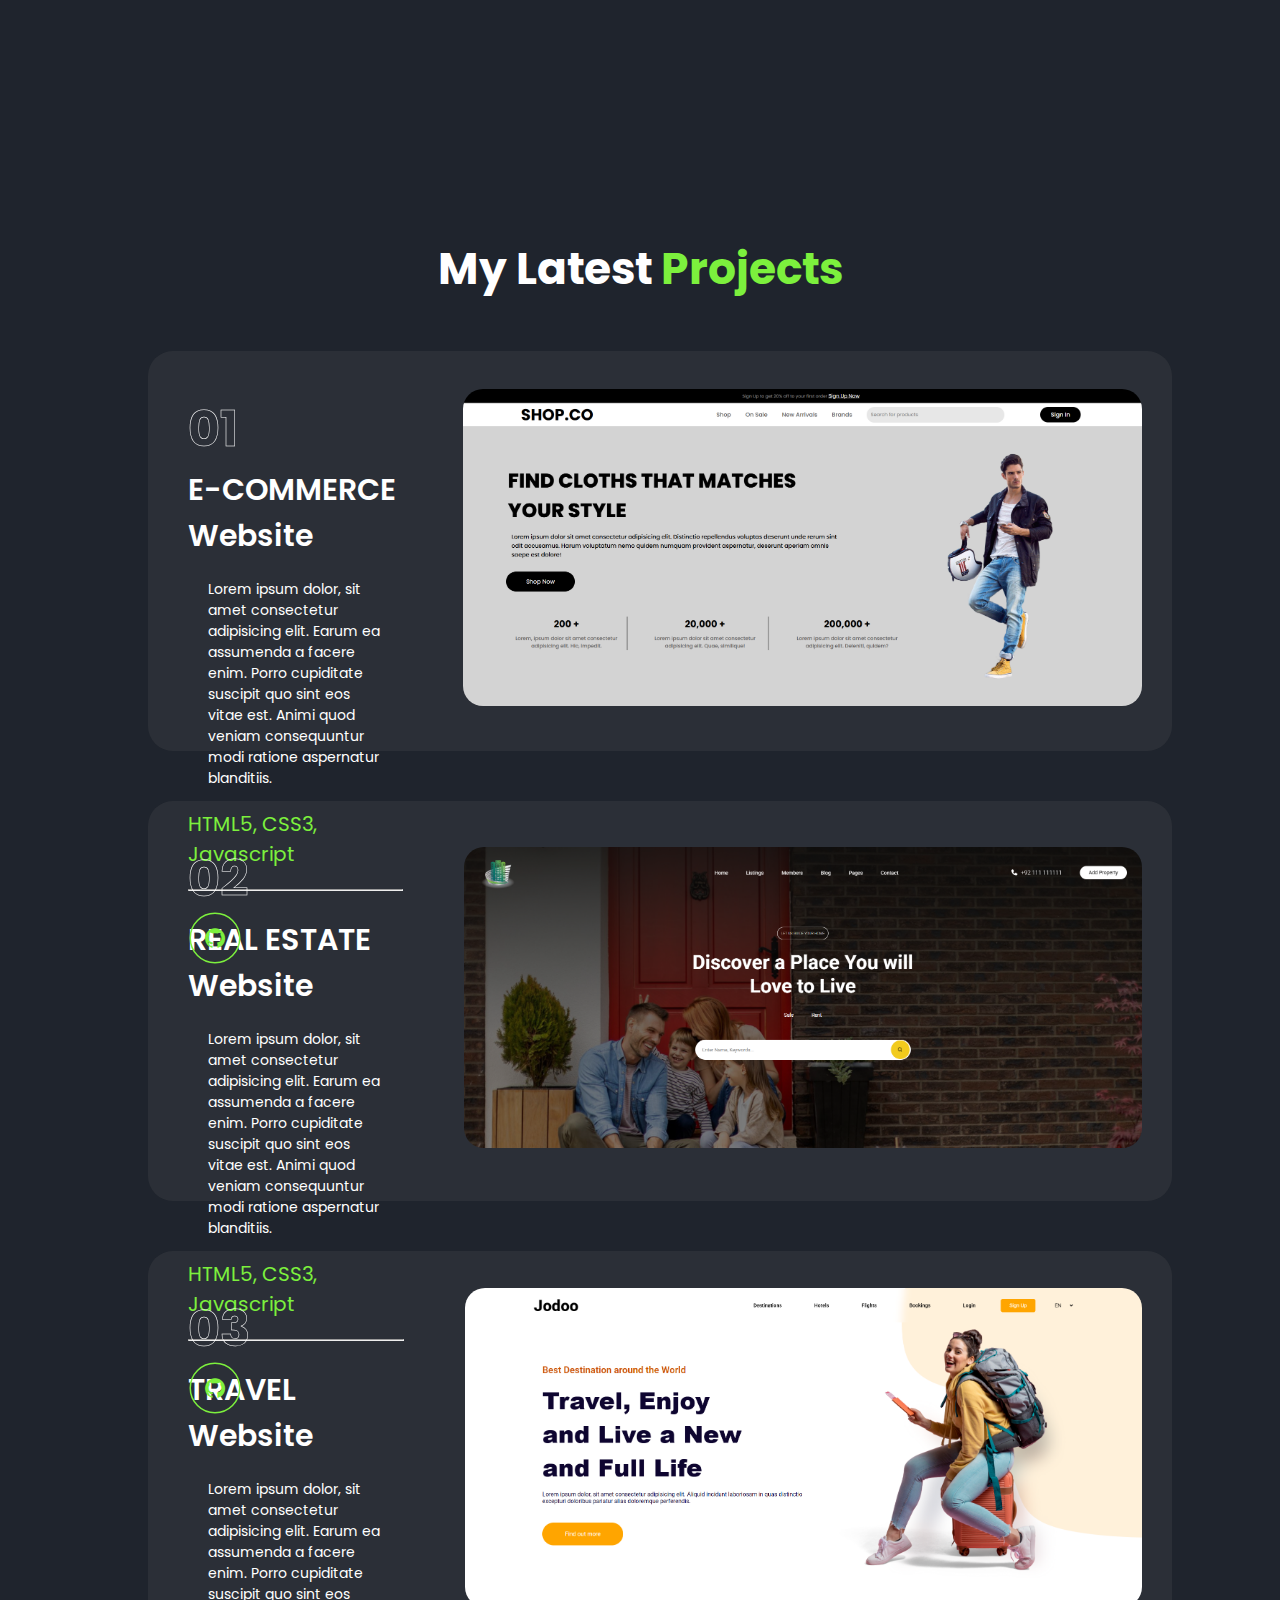
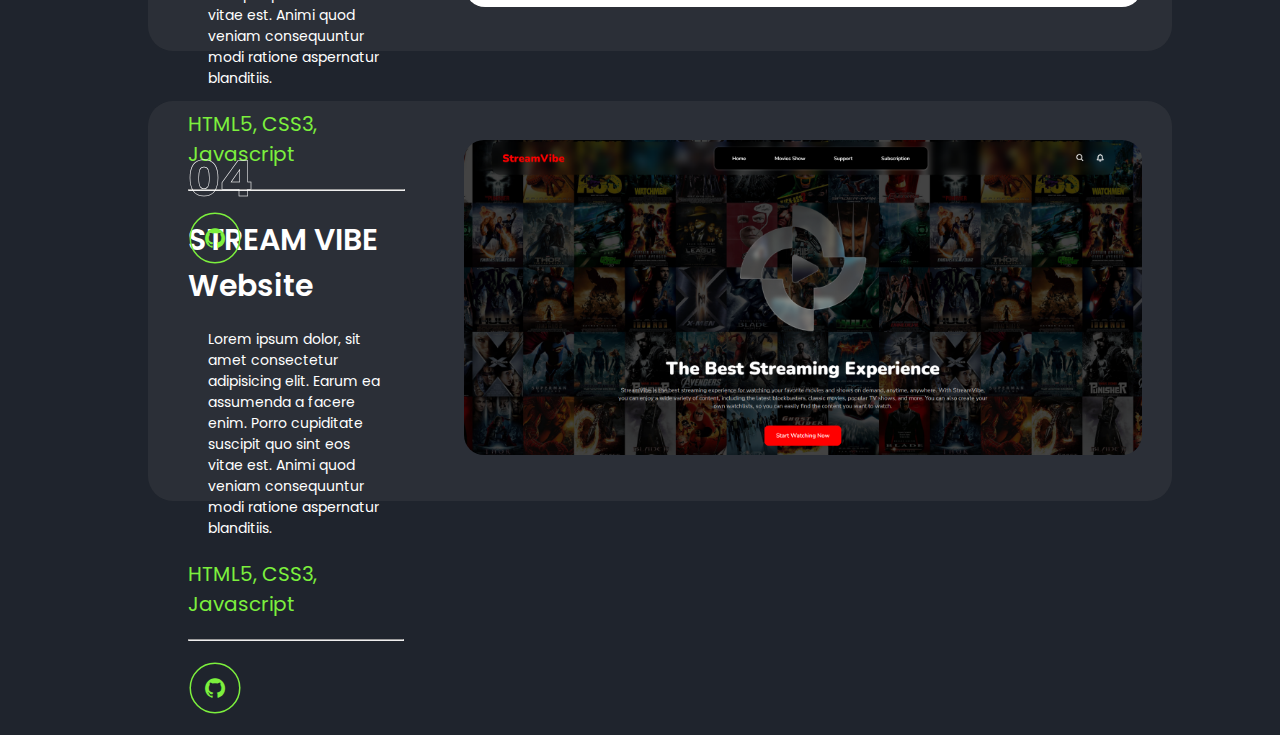
<file: portfolio.html>
<!DOCTYPE html>
<html lang="en">

<head>
    <meta charset="UTF-8">
    <meta name="viewport" content="width=device-width, initial-scale=1.0">
    <title>My protfolio</title>
    <link href='https://unpkg.com/boxicons@2.1.4/css/boxicons.min.css' rel='stylesheet'>
    <style>
        @import url('https://fonts.googleapis.com/css2?family=Poppins:ital,wght@0,100;0,200;0,300;0,400;0,500;0,600;0,700;0,800;0,900;1,100;1,200;1,300;1,400;1,500;1,600;1,700;1,800;1,900&display=swap');

        * {
            font-family: "Poppins", sans-serif;
            font-weight: 600;
            font-style: normal;
            margin: 0;
            padding: 0;
            box-sizing: border-box;
        }

        body {
            background-color: #1f242d;
            display: flex;
            flex-direction: column;
            justify-content: center;
            align-items: center;
        }

        .navbar {
            width: 95vw;
            border-radius: 20px;
            /* background-color: slateblue; */
            padding: 25px 9%;
            /* border: 2px solid black; */
            display: flex;
            justify-content: space-between;
            align-items: center;
            z-index: 100;
            visibility: hidden;
            opacity: 0;
            animation: navbaranimation 1.5s linear forwards;
            animation-delay: 1s;
            position: sticky;
            -webkit-backdrop-filter: blur(50px);
            backdrop-filter: blur(50px);
            top: 10px;
            /* box-shadow: 0 0 10px rgba(0, 0, 0, 0.5); */
        }

        @keyframes navbaranimation {
            100% {
                visibility: visible;
                opacity: 1;
            }
        }

        .navbar ul {
            display: flex;
            justify-content: center;
            align-items: center;
            gap: 60px;
        }

        .navbar ul li {
            list-style: none;
            /* border: 2px solid black; */
        }

        .navbar ul li a {
            font-weight: 500;
            font-size: 20px;
            text-decoration: none;
            color: white;
            border: none;
            border-radius: 20px;

            transition: 0.3s ease;

            &:hover {

                color: #7cf03d;

            }
        }

        .navbar ul li .active {
            color: #7cf03d;
        }

        .navbar .logo {
            text-decoration: none;
            color: white;
            font-size: 30px;
            font-weight: 700;
        }

        .potfolio {
            /* border: 2px solid green; */
            width: 80vw;
            margin: auto;
            margin-top: 120px;
            padding: 20px;
        }

        .potfolio .label {
            display: flex;
            justify-content: center;
            align-items: center;
        }

        .label h1 {
            color: white;
            font-size: 44px;
            font-weight: bold;
        }

        .label h1 span {
            color: #7cf03d;
            font-weight: bold;
        }

        .main-container {
            /* border: 2px solid yellow; */
            border-radius: 25px;
            background-color: rgba(96, 96, 96, 0.201);
            margin-top: 50px;
            width: 80vw;
            padding: 20px;
            display: flex;
            gap: 30px;
            justify-content: center;
            align-items: center;
        }

        .main-container .project-details {
            width: 50vw;
            /* border: 2px solid orange; */
            padding: 20px;
            height: 40vh;

        }

        .project-details .p-no {
            /* border: 2px solid ; */
        }

        .project-details .p-no h2 {
            font-size: 50px;
            -webkit-text-stroke: 0.5px rgb(255, 255, 255);
            color: transparent;
            font-weight: bold;
        }

        .project-details .p-name h2 {
            color: white;
            font-size: 30px;
            font-weight: 600;
        }

        .project-details .p-description p {
            color: white;
            font-size: 14px;
            font-weight: normal;
            padding: 20px;
        }

        .project-details .p-technologies p {
            color: white;
            font-size: 20px;
            font-weight: normal;
            color: #7cf03d;
            margin-bottom: 20px;
        }

        .main-container .project-pics {
            /* width: 30vw; */
            /* border: 2px solid green; */
            /* height: 45vh; */
            padding: 10px;
            /* overflow: hidden; */
        }

        .project-details .github a i {
            transform: scale(1.5);
            text-decoration: none;
            display: inline-flex;
            padding: 8px;
            /* background-color: white; */
            color: #7cf03d;
            border: 1px solid #7cf03d;
            border-radius: 50%;
            margin: 30px 10px;
            transition: 0.3s ease;

            &:hover {
                color: #1f242d;
                box-shadow: 0 0 10px #7cf03d;
                background-color: #7cf03d;
                border: 1px solid #7cf03d;
            }
        }

        .project-pics .image img {
            height: 250px;
            width: 100%;
            height: 100%;
            object-fit: fill;
            border-radius: 20px;
        }

        
@media (max-width: 480px) {
  .navbar {
    padding: 12px 4%;
    margin-bottom: 18px;
  }
  .navbar .logo {
    font-size: 18px;
  }
  .navbar ul {
    gap: 10px;
    flex-wrap: wrap;
    overflow-x: auto;
    -webkit-overflow-scrolling: touch;
    padding-bottom: 6px;
  }
  .navbar ul li {
    flex: 0 0 auto;
  }
  .navbar ul li a {
    font-size: 12px;
    padding: 6px 8px;
  }

  .home {
    flex-direction: column;
    align-items: center;
    text-align: center;
    gap: 18px;
    padding: 110px 4% 30px;
  }
  .home .homeinfo {
    margin-top: 50px;
  }
  .homeinfo h1 {
    font-size: clamp(24px, 9vw, 34px);
    line-height: 1.05;
  }
  .homeinfo h2 {
    font-size: clamp(14px, 6.5vw, 20px);
    margin-top: -6px;
  }
  .homeinfo h2 span {
    font-size: 20px;
  }
  .homeinfo p {
    font-size: 14px;
    margin: 8px 0 18px;
  }
  .homeinfo .btn-social {
    display: flex;
    flex-direction: column;
    gap: 20px;
    align-items: center;
    justify-content: center;
  }

  .picturebox {
    width: min(240px, 60vw);
    height: min(240px, 60vw);
    padding: 4px;
  }
  .profilepicure .picturebox::before,
  .profilepicure .picturebox::after {
    width: 220%;
    height: 220%;
  }
  .picture {
    width: 100%;
    height: 100%;
  }
  .picture img {
    position: absolute;
    top: 0;
    left: 0;
    width: 100%;
    height: 100%;
    object-fit: cover;
    object-position: center;
    transform: none;
  }

  .services,
  .about,
  .contact-container {
    width: 100%;
    padding: 0 4% 18px;
    margin-top: 30px;
  }
  .services .heading,
  .services span {
    font-size: clamp(20px, 8.5vw, 32px);
  }
  .services-container {
    grid-template-columns: 1fr;
    gap: 16px;
    width: 100%;
  }

  .boxes {
    flex-direction: column;
    gap: 18px;
  }
  .menu,
  .info {
    width: 100%;
    height: auto;
    padding: 12px;
  }
  .menu h2 {
    font-size: 26px;
  }
  .info h2 {
    font-size: clamp(20px, 8vw, 30px);
  }

  .info .experiences {
    grid-template-columns: 1fr;
    gap: 12px;
    height: auto;
    overflow: visible;
    padding: 0;
  }
  .experiences .box {
    padding: 18px 12px;
  }

  .box .skillbox {
    grid-template-columns: repeat(2, 1fr);
    gap: 50px;
    margin: 10px 0;
    padding: 12px;
  }
  .box .skillbox .pics i {
    transform: scale(2.2);
  }

  .myinfo {
    width: 100%;
    border-collapse: collapse;
  }
  .myinfo tr {
    display: grid;
    grid-template-columns: repeat(2, 2fr);
    gap: 30px;
    justify-content: center;
    align-items: center;
  }
  .myinfo tr th,
  .myinfo tr td {
    display: inline-block;
    width: auto;
    font-size: 14px;
    padding: 0;
    text-align: left;
  }
  .myinfo tr th {
    font-weight: 600;
    margin-right: 10px;
  }

  .finishingline {
    margin: 20px 0;
  }

  .contact-container .contact-me {
    flex-direction: column;
    gap: 18px;
    align-items: stretch;
  }
  .contact-me .contact-details,
  .contact-form {
    width: 100%;
    padding: 10px;
  }
  .contact-me .contact-details .c-heading h2 {
    font-size: 28px;
  }
  .contact-form .cf-heading h2 {
    font-size: 26px;
  }
  .contact-form .submition-form form {
    grid-template-columns: 1fr;
    gap: 12px;
  }
  .contact-form .textarea form textarea {
    height: 160px;
  }
  .contact-form .submit-button button {
    padding: 10px 28px;
    font-size: 14px;
  }
}

@media (min-width: 481px) and (max-width: 768px) {
  .navbar {
    padding: 14px 5%;
  }
  .navbar ul {
    gap: 18px;
    overflow-x: auto;
    -webkit-overflow-scrolling: touch;
    padding-bottom: 6px;
  }
  .navbar ul li a {
    font-size: 14px;
  }
  .navbar .logo {
    font-size: 20px;
  }
  .home {
    flex-direction: column;
    align-items: center;
    text-align: center;
    gap: 22px;
    padding: 120px 5% 30px;
  }
  .home .homeinfo {
    margin-top: 50px;
  }
  .homeinfo h1 {
    font-size: clamp(28px, 8vw, 44px);
  }
  .homeinfo h2 {
    font-size: clamp(16px, 5.5vw, 24px);
  }
  .homeinfo h2 span {
    font-size: 26px;
  }
  .picturebox {
    width: min(320px, 50vw);
    height: min(320px, 50vw);
  }
  .profilepicure .picturebox::before,
  .profilepicure .picturebox::after {
    width: 180%;
    height: 180%;
  }
  .picture img {
    position: absolute;
    width: 129%;
    height: 157%;
    object-fit: cover;
    object-position: center;
  }
  .home .btn-social {
    display: flex;
    flex-direction: column;
    align-items: center;
    justify-content: center;
    gap: 30px;
  }
  .services {
    width: 100%;
    padding: 10px 5%;
  }
  .services-container {
    grid-template-columns: repeat(2, 1fr);
    gap: 20px;
    width: 100%;
  }
  .boxes {
    flex-direction: column;
    gap: 22px;
  }
  .menu,
  .info {
    width: 100%;
    height: auto;
  }
  .info .experiences {
    grid-template-columns: 1fr;
    height: auto;
    overflow: visible;
  }
  .box .skillbox {
    grid-template-columns: repeat(3, 1fr);
    gap: 70px;
  }
  .myinfo tr {
    display: grid;
    grid-template-columns: repeat(2, 2fr);
    gap: 30px;
    justify-content: center;
    align-items: center;
  }
  .contact-container .contact-me {
    flex-direction: column;
    gap: 20px;
  }
  .contact-me .contact-details,
  .contact-form {
    width: 100%;
  }
  .contact-form .submition-form form {
    grid-template-columns: 1fr;
  }
  .contact-form .textarea form textarea {
    height: 200px;
  }
}

@media (min-width: 769px) and (max-width: 1024px) {
  .navbar {
    padding: 18px 6%;
  }
  .navbar ul {
    gap: 24px;
  }
  .home {
    flex-direction: row;
    align-items: center;
    gap: 36px;
    padding: 140px 6% 0;
  }
  .homeinfo h1 {
    font-size: clamp(34px, 6.5vw, 56px);
  }
  .homeinfo h2 {
    font-size: clamp(18px, 3.6vw, 28px);
  }
  .picturebox {
    width: 36vw;
    height: 36vw;
    min-width: 220px;
    min-height: 220px;
  }
  .profilepicure .picturebox::before,
  .profilepicure .picturebox::after {
    width: 350px;
    height: 350px;
  }
  .home .homeinfo {
    margin-top: 50px;
  }
  .services-container {
    grid-template-columns: repeat(2, 1fr);
    gap: 24px;
  }
  .boxes {
    gap: 28px;
  }
  .menu {
    width: 48%;
    height: auto;
  }
  .info {
    width: 48%;
    height: auto;
  }
  .info .experiences {
    grid-template-columns: repeat(2, 1fr);
    height: auto;
    overflow: visible;
  }
  .box .skillbox {
    grid-template-columns: repeat(2, 1fr);
    gap: 81px 30px;
  }
  .contact-container .contact-me {
    gap: 32px;
    flex-direction: row;
  }
  .contact-me .contact-details {
    width: 36%;
  }
  .contact-form {
    width: 60%;
  }
}

@media (max-width: 1024px) {
  .menu[style],
  .info[style],
  .about[style] {
  }
  html,
  body {
    overflow-x: hidden;
  }
}

@media (max-width: 1200px) {
    .main-container { width: 85vw; }
    .project-details .p-description p { font-size: 15px; padding: 15px; }
}

@media (max-width: 992px) {
    .main-container { flex-direction: column; width: 90vw; text-align: center; }
    .project-details { width: 100%; height: auto; }
    .project-pics { width: 100%; padding: 0; }
    .project-pics .image img { width: 100%; height: auto; }
    .project-details .p-no h2 { font-size: 40px; }
    .project-details .p-name h2 { font-size: 26px; }
    .project-details .p-description p { font-size: 14px; }
    .project-details .p-technologies p { font-size: 18px; }
}

@media (max-width: 768px) {
    .potfolio { width: 90vw; margin-top: 80px; }
    .label h1 { font-size: 34px; }
    .main-container { width: 95%; padding: 15px; }
    .project-details .p-description p { padding: 10px; font-size: 13px; }
    .project-details .p-name h2 { font-size: 22px; }
}

@media (max-width: 480px) {
    .label h1 { font-size: 28px; text-align: center; }
    .main-container { gap: 15px; padding: 10px; }
    .project-details .p-no h2 { font-size: 35px; }
    .project-details .p-name h2 { font-size: 20px; }
    .project-details .p-description p { font-size: 12px; padding: 8px; }
    .project-details .p-technologies p { font-size: 16px; margin-bottom: 10px; }
    .project-pics .image img { height: auto; border-radius: 15px; }
}

@media (max-width: 320px) {
    .label h1 { font-size: 22px; }
    .project-details .p-name h2 { font-size: 18px; }
    .project-details .p-description p { font-size: 11px; }
    .project-details .p-technologies p { font-size: 14px; }
}

    </style>
</head>

<body>
    <nav class="navbar">
        <a href="#" class="logo">My Portfolio</a>
        <ul>
            <li><a href="index.html" class="active">Home</a></li>
            <li><a href="about.html">About Me</a></li>
            <li><a href="services.html">Service</a></li>
            <li><a href="portfolio.html">Portfolio</a></li>
            <li><a href="contact.html">Contact</a></li>
        </ul>
    </nav>

    <section class="potfolio">
        <div class="label">
            <h1>My Latest <span> Projects</span></h1>
        </div>
        <div class="main-container">
            <div class="project-details">
                <div class="p-no">
                    <h2>01</h2>
                </div>
                <div class="p-name">
                    <h2>E-COMMERCE Website</h2>
                </div>
                <div class="p-description">
                    <p>Lorem ipsum dolor, sit amet consectetur adipisicing elit. Earum ea assumenda a facere enim. Porro
                        cupiditate suscipit quo sint eos vitae est. Animi quod veniam consequuntur modi ratione
                        aspernatur blanditiis.</p>
                </div>
                <div class="p-technologies">
                    <p>HTML5, CSS3, Javascript</p>
                </div>
                <hr>
                <div class="github">
                    <a href="https://github.com/wakil-roomi-091/E-Commerce-Website-HTML-and-CSS-"
                        title="github repository" target="_blank" rel="noopener"><i class='bx bxl-github'></i></a>
                </div>
            </div>
            <div class="project-pics">
                <div class="image">
                    <img src="./assets/image (1).png" alt="pic">
                </div>
            </div>


        </div>

        <div class="main-container">
            <div class="project-details">
                <div class="p-no">
                    <h2>02</h2>
                </div>
                <div class="p-name">
                    <h2>REAL ESTATE Website</h2>
                </div>
                <div class="p-description">
                    <p>Lorem ipsum dolor, sit amet consectetur adipisicing elit. Earum ea assumenda a facere enim. Porro
                        cupiditate suscipit quo sint eos vitae est. Animi quod veniam consequuntur modi ratione
                        aspernatur blanditiis.</p>
                </div>
                <div class="p-technologies">
                    <p>HTML5, CSS3, Javascript</p>
                </div>
                <hr>
                <div class="github">
                    <a href="https://github.com/wakil-roomi-091/Real-Estate-Website-HTML-5-and-CSS-3"
                        title="github repository" target="_blank" rel="noopener"><i class='bx bxl-github'></i></a>
                </div>
            </div>
            <div class="project-pics">
                <div class="image">
                    <img src="./assets/image (2).png" alt="pic">
                </div>
            </div>


        </div>

        <div class="main-container">
            <div class="project-details">
                <div class="p-no">
                    <h2>03</h2>
                </div>
                <div class="p-name">
                    <h2>TRAVEL Website</h2>
                </div>
                <div class="p-description">
                    <p>Lorem ipsum dolor, sit amet consectetur adipisicing elit. Earum ea assumenda a facere enim. Porro
                        cupiditate suscipit quo sint eos vitae est. Animi quod veniam consequuntur modi ratione
                        aspernatur blanditiis.</p>
                </div>
                <div class="p-technologies">
                    <p>HTML5, CSS3, Javascript</p>
                </div>
                <hr>
                <div class="github">
                    <a href="https://github.com/wakil-roomi-091/JODOO-Travel-Website" title="github repository" target="_blank" rel="noopener"><i
                            class='bx bxl-github'></i></a>
                </div>
            </div>
            <div class="project-pics">
                <div class="image">
                    <img src="./assets/image (3).png" alt="pic">
                </div>
            </div>


        </div>

        <div class="main-container">
            <div class="project-details">
                <div class="p-no">
                    <h2>04</h2>
                </div>
                <div class="p-name">
                    <h2>STREAM VIBE Website</h2>
                </div>
                <div class="p-description">
                    <p>Lorem ipsum dolor, sit amet consectetur adipisicing elit. Earum ea assumenda a facere enim. Porro
                        cupiditate suscipit quo sint eos vitae est. Animi quod veniam consequuntur modi ratione
                        aspernatur blanditiis.</p>
                </div>
                <div class="p-technologies">
                    <p>HTML5, CSS3, Javascript</p>
                </div>
                <hr>
                <div class="github">
                    <a href="https://github.com/wakil-roomi-091/StreamVibe-Movies-Website" title="github repository" target="_blank" rel="noopener"><i
                            class='bx bxl-github'></i></a>
                </div>
            </div>
            <div class="project-pics">
                <div class="image">
                    <img src="./assets/image (4).png" alt="pic">
                </div>
            </div>
        </div>
    </section>
</body>

</html>
</file>
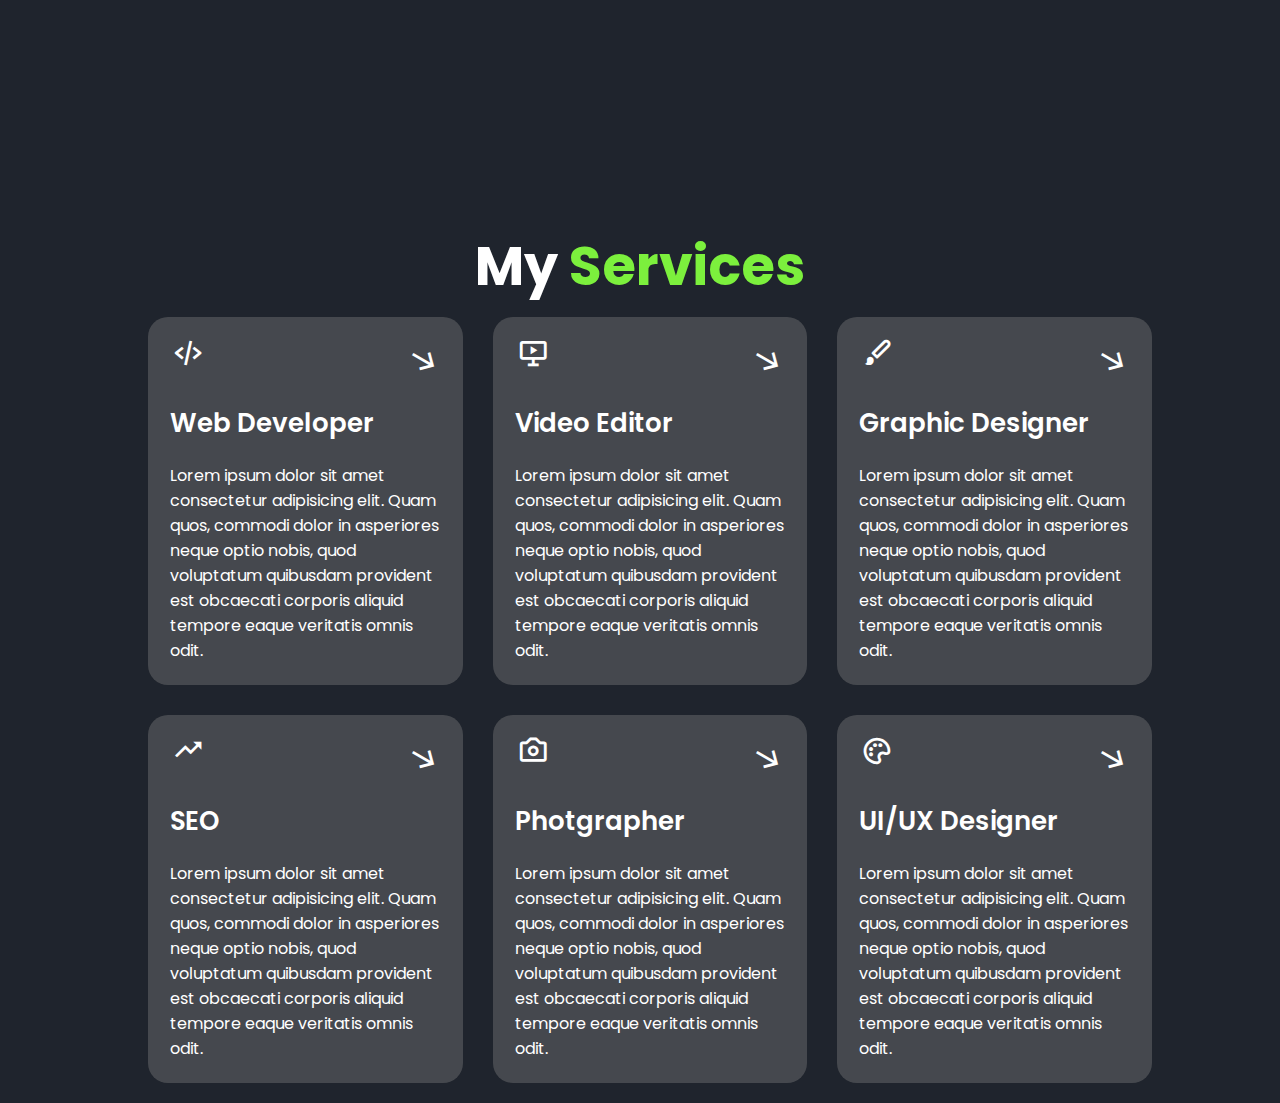
<file: services.html>
<!DOCTYPE html>
<html lang="en">
<head>
    <meta charset="UTF-8">
    <meta name="viewport" content="width=device-width, initial-scale=1.0">
    <title>Document</title>
     <link href='https://unpkg.com/boxicons@2.1.4/css/boxicons.min.css' rel='stylesheet'>
    <style>
@import url('https://fonts.googleapis.com/css2?family=Poppins:ital,wght@0,100;0,200;0,300;0,400;0,500;0,600;0,700;0,800;0,900;1,100;1,200;1,300;1,400;1,500;1,600;1,700;1,800;1,900&display=swap');
*{
     font-family: "Poppins", sans-serif;
  font-weight: 600;
  font-style: normal;
  margin: 0;
  padding: 0;
  box-sizing: border-box;
}
body{
    background-color: #1f242d;
  display: flex;
  flex-direction: column;
  justify-content: center;
  align-items: center;
}
.navbar{
  width: 95vw;
  border-radius: 20px;
  /* background-color: slateblue; */
  padding: 25px 9%;
  /* border: 2px solid black; */
  display: flex;
  justify-content: space-between;
  align-items: center;
  z-index: 100;
  visibility: hidden;
  opacity: 0;
  animation: navbaranimation 1.5s linear forwards;
  animation-delay: 1s;
  position: sticky;
  -webkit-backdrop-filter: blur(50px);
  backdrop-filter: blur(50px);
  top: 10px;
  /* box-shadow: 0 0 10px rgba(0, 0, 0, 0.5); */
}
@keyframes navbaranimation {
    100%{
        visibility: visible;
        opacity: 1;
    }
}
.navbar ul{
      display: flex;
    justify-content: center;
    align-items: center;
    gap: 60px;
}
.navbar ul li{
    list-style: none;
    /* border: 2px solid black; */
}
.navbar ul li a{
    font-weight: 500;
    font-size: 20px;
    text-decoration: none;
    color: white;
    border: none;
    border-radius: 20px;
    
  transition: 0.3s ease;
    &:hover{
       
        color: #7cf03d;
      
    }
}
.navbar ul li .active{
    color: #7cf03d;
}

.navbar .logo {
    text-decoration: none;
    color: white;
    font-size: 30px;
    font-weight: 700;
}
.services{
    color: white;
    width: 80vw;
    margin: auto;
   /* border: 2px solid red; */
   margin-top: 120px;
   padding: 10px;
}
.services .heading, span{
    font-size: 54px;
    font-weight: bold;
    text-align: center;
     /* border: 2px solid green; */
    color: white;
}
.heading span{
    color: #7cf03d;
}
.services-container{
    /* border: 2px solid green; */
    padding: 10px;
    width: 80vw;
    display: grid;
    grid-template-columns: repeat(3, 1fr);
    gap: 30px;
   
}
.services-box{
    /* border: 2px solid green; */
    display: flex;
    flex-direction: column;
    justify-content: center;
    gap: 20px;
    border-radius: 20px;
    /* text-align: center; */
    padding: 20px;
    background-color: rgba(128, 128, 128, 0.395);
    cursor: pointer;
     transition: 0.3s ease;
        border: 2px solid transparent; 
}
 .services-box:hover{
        border: 2px solid #7cf03d;
        transform: scale(1.03);
     }
     .services-box:hover h2,
     .services-box:hover .icon i{
        color: #7cf03d;
     }
.services-box h2{
  font-size: 26px;
  font-weight: 600;
  transition: 0.3s ease;
}
.services-box p{
    font-size: 16px;
    font-weight: normal;
}
.icon{
    display: flex;
    justify-content: space-between;
    margin: 10px;
    /* border: 2px solid green; */
    transition: 0.3s ease;
}
.icon i{
    color: white;
    transform: scale(2);
    cursor: pointer;
}
.icon a i{
    transform: rotate(210deg) scale(2);
    transition: 0.5s ease;
    &:hover{
        transform: rotate(180deg) scale(2);
        border-radius: 50%;
        background-color: rgba(128, 128, 128, 0.395);
        padding: 4px;
    }
}
    </style>
</head>
<body>
      <nav class="navbar">
        <a href="#" class="logo" >My Portfolio</a>
        <ul>
            <li><a href="index.html" class="active">Home</a></li>
            <li><a href="about.html">About Me</a></li>
            <li><a href="services.html">Service</a></li>
            <li><a href="portfolio.html">Portfolio</a></li>
            <li><a href="contact.html">Contact</a></li>
        </ul>
    </nav>
    <div class="baranimation">
        <div class="bars" style="--i:6"></div>
        <div class="bars" style="--i:5"></div>
        <div class="bars" style="--i:4"></div>
        <div class="bars" style="--i:3"></div>
        <div class="bars" style="--i:2"></div>
        <div class="bars" style="--i:1"></div>
    </div>
    <div class="baranimation">
        <div class="bars" style="--i:6"></div>
        <div class="bars" style="--i:5"></div>
        <div class="bars" style="--i:4"></div>
        <div class="bars" style="--i:3"></div>
        <div class="bars" style="--i:2"></div>
        <div class="bars" style="--i:1"></div>
    </div>
    
    <section class="services ">
        <h2 class="heading">My <span>Services</span></h2>
        <div class="services-container">
            <div class="services-box">
                <div class="icon">
                    <i class="bx bx-code-alt"></i>
                   <a href="#"><i class='bx bx-arrow-back' ></i></a>
                </div>
                <h2>Web Developer</h2>
                <p>Lorem ipsum dolor sit amet consectetur adipisicing elit. Quam quos, commodi dolor in asperiores neque optio nobis, quod voluptatum quibusdam provident est obcaecati corporis aliquid tempore eaque veritatis omnis odit.</p>
            </div>
               <div class="services-box">
                <div class="icon">
                  <i class='bx bx-slideshow' ></i>
                   <a href="#"><i class='bx bx-arrow-back' ></i></a>
                </div>
                <h2>Video Editor</h2>
                <p>Lorem ipsum dolor sit amet consectetur adipisicing elit. Quam quos, commodi dolor in asperiores neque optio nobis, quod voluptatum quibusdam provident est obcaecati corporis aliquid tempore eaque veritatis omnis odit.</p>
            </div>
               <div class="services-box">
                <div class="icon">
                    <i class='bx bxs-paint' ></i>
                   <a href="#"><i class='bx bx-arrow-back' ></i></a>
                </div>
                <h2>Graphic Designer</h2>
                <p>Lorem ipsum dolor sit amet consectetur adipisicing elit. Quam quos, commodi dolor in asperiores neque optio nobis, quod voluptatum quibusdam provident est obcaecati corporis aliquid tempore eaque veritatis omnis odit.</p>
            </div>
                <div class="services-box">
                <div class="icon">
                   <i class='bx bx-trending-up' ></i>
                   <a href="#"><i class='bx bx-arrow-back' ></i></a>
                </div>
                <h2>SEO</h2>
                <p>Lorem ipsum dolor sit amet consectetur adipisicing elit. Quam quos, commodi dolor in asperiores neque optio nobis, quod voluptatum quibusdam provident est obcaecati corporis aliquid tempore eaque veritatis omnis odit.</p>
            </div>
               <div class="services-box">
                <div class="icon">
                    <i class='bx bx-camera' ></i>
                   <a href="#"><i class='bx bx-arrow-back' ></i></a>
                </div>
                <h2>Photgrapher</h2>
                <p>Lorem ipsum dolor sit amet consectetur adipisicing elit. Quam quos, commodi dolor in asperiores neque optio nobis, quod voluptatum quibusdam provident est obcaecati corporis aliquid tempore eaque veritatis omnis odit.</p>
            </div>
             <div class="services-box">
                <div class="icon">
                   <i class='bx bx-palette' ></i>
                   <a href="#"><i class='bx bx-arrow-back' ></i></a>
                </div>
                <h2>UI/UX Designer</h2>
                <p>Lorem ipsum dolor sit amet consectetur adipisicing elit. Quam quos, commodi dolor in asperiores neque optio nobis, quod voluptatum quibusdam provident est obcaecati corporis aliquid tempore eaque veritatis omnis odit.</p>
            </div>
          
        </div>
    </section>
</body>
</html>
</file>
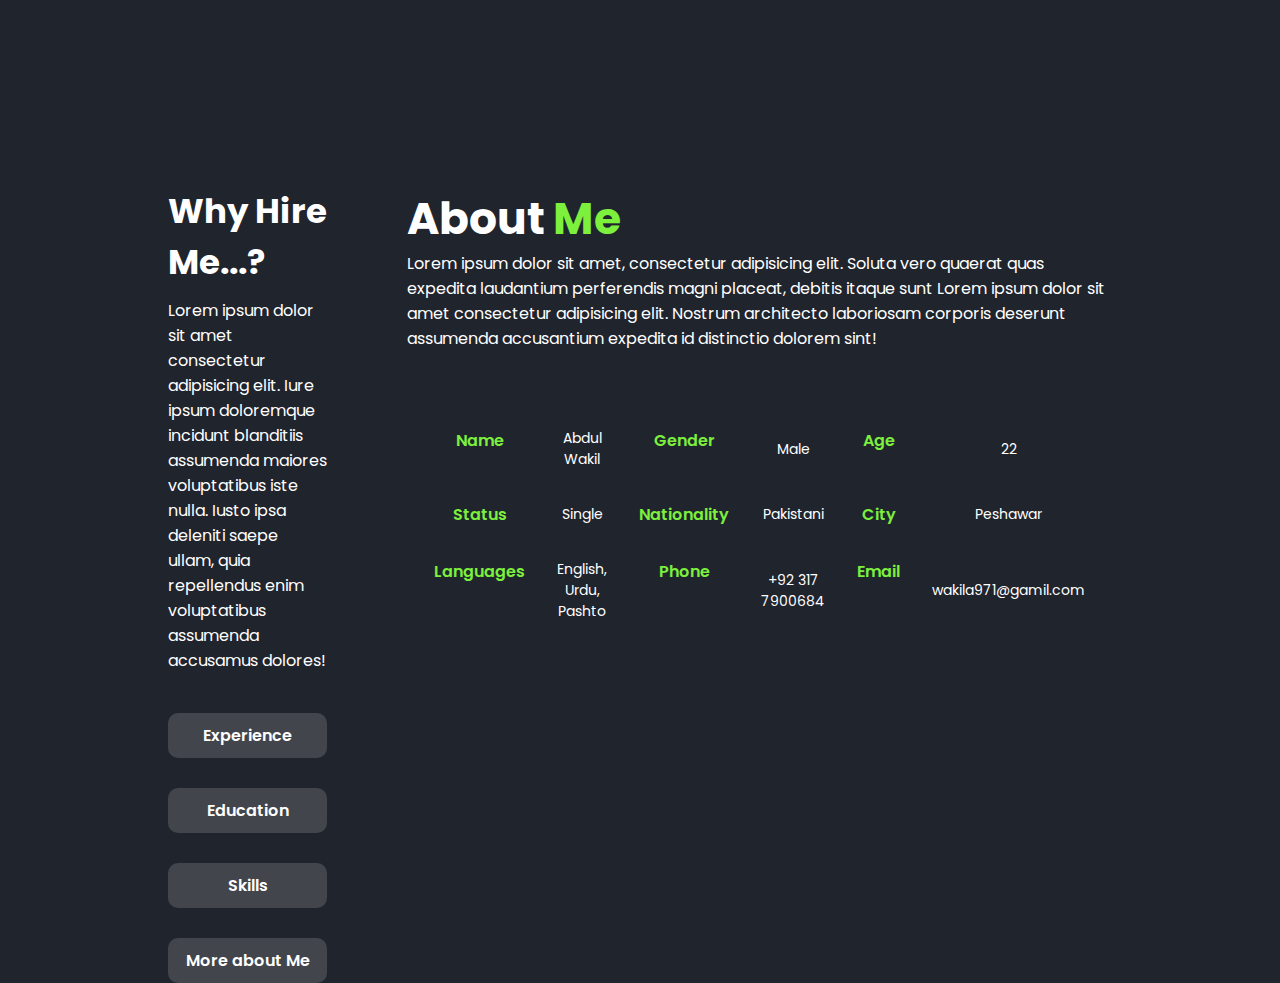
<file: about/aboutme.html>
<!DOCTYPE html>
<html lang="en">
<head>
    <meta charset="UTF-8">
    <meta name="viewport" content="width=device-width, initial-scale=1.0">
    <title>Document</title>
     <link href='https://unpkg.com/boxicons@2.1.4/css/boxicons.min.css' rel='stylesheet'>
     <style>
        @import url('https://fonts.googleapis.com/css2?family=Poppins:ital,wght@0,100;0,200;0,300;0,400;0,500;0,600;0,700;0,800;0,900;1,100;1,200;1,300;1,400;1,500;1,600;1,700;1,800;1,900&display=swap');
*{
     font-family: "Poppins", sans-serif;
  font-weight: 600;
  font-style: normal;
  margin: 0;
  padding: 0;
  box-sizing: border-box;
}
body{
  background-color: #1f242d;
  display: flex;
  flex-direction: column;
  justify-content: center;
  align-items: center;
}

.navbar{
    width: 95vw;
  border-radius: 20px;
  /* background-color: slateblue; */
  padding: 25px 9%;
  /* border: 2px solid black; */
  display: flex;
  justify-content: space-between;
  align-items: center;
  z-index: 100;
  visibility: hidden;
  opacity: 0;
  animation: navbaranimation 1.5s linear forwards;
  animation-delay: 1s;
  position: sticky;
  -webkit-backdrop-filter: blur(50px);
  backdrop-filter: blur(50px);
  top: 10px;
  /* box-shadow: 0 0 10px rgba(0, 0, 0, 0.5); */
}
@keyframes navbaranimation {
    100%{
        visibility: visible;
        opacity: 1;
    }
}
.navbar ul{
      display: flex;
    justify-content: center;
    align-items: center;
    gap: 60px;
}
.navbar ul li{
    list-style: none;
    /* border: 2px solid black; */
}
.navbar ul li a{
    font-weight: 500;
    font-size: 20px;
    text-decoration: none;
    color: white;
    border: none;
    border-radius: 20px;
    
  transition: 0.3s ease;
    &:hover{
       
        color: #7cf03d;
      
    }
}
.navbar ul li .active{
    color: #7cf03d;
}

.navbar .logo {
    text-decoration: none;
    color: white;
    font-size: 30px;
    font-weight: 700;
}
.about{
    width: 80vw;
    /* border: 2px solid white; */
    margin: auto;
 margin-top: 50px;
    padding: 10px;
}
.boxes{
/* border: 2px solid orange; */
padding: 10px;
display: flex;
gap: 40px;
}
.menu{
    width: 50vw;
    height: 50vh;
/* border: 2px solid orange; */
padding: 20px;
color: white;
display: flex;
flex-direction: column;
gap: 10px;

}
.menu h2{
    font-size: 34px;
    font-weight: bold;
}
.menu p{
    font-size: 16px;
    font-weight: normal;
}
.boxes .menu .options{
    display: flex;
    flex-direction: column;
    /* border: 2px solid green; */
    gap: 30px;
     margin-top: 30px;
}
.boxes .menu .options a{
   
    border: none;
    background-color: rgba(128, 128, 128, 0.366);
    text-decoration: none;
    color: white;
    text-align: center;
    padding: 10px;
    border-radius: 10px;
    transition: 0.3s ease;
    &:hover{
        color: #7cf03d;
        border: 2px solid #7cf03d;
    }
}
.info{
padding: 20px;
/* border: 2px solid rgb(255, 0, 170); */
}
.info h2{
    color: white;
    font-size: 44px;
    font-weight: bold;
}
.info h2 span{
    color: #7cf03d;
    font-size: 44px;
font-weight: bold;
}
.info p{
    font-size: 16px;
    font-weight: normal;
    color: white;
}
.myinfo{
    /* border: 2px solid yellow; */
    margin-top: 50px;
    /* border: 2px solid white; */
    padding: 10px;
}

.myinfo tr th{
    display: flex;
    justify-content: center;
    padding: 15px;
    text-align: center;
    color: #7cf03d;
    /* border: 2px solid white; */
    
}
.myinfo tr td{
    /* border: 2px solid white; */
    text-align: center;
    padding: 15px;
    color: white;
    width: 450px;
    font-weight: normal;
    font-size: 14px;
    
}
     </style>
</head>
<body>
      <nav class="navbar">
        <a href="#" class="logo">My Portfolio</a>
        <ul>
            <li><a href="../index.html" class="active">Home</a></li>
            <li><a href="../about.html">About Me</a></li>
            <li><a href="../services.html">Service</a></li>
            <li><a href="../portfolio.html">Portfolio</a></li>
            <li><a href="../contact.html">Contact</a></li>
        </ul>
    </nav>
    <section class="about">
        <div class="boxes">
            <div class="menu">
                <h2>Why Hire Me...?</h2>
                <p>Lorem ipsum dolor sit amet consectetur adipisicing elit. Iure ipsum doloremque incidunt blanditiis assumenda maiores voluptatibus iste nulla. Iusto ipsa deleniti saepe ullam, quia repellendus enim voluptatibus assumenda accusamus dolores!</p>
                <div class="options">
                    <a href="../about.html">Experience</a>
                    <a href="education.html">Education</a>
                    <a href="skills.html">Skills</a>
                    <a href="aboutme.html">More about Me</a>
                </div>
            </div>
            <div class="info">
                <h2>About <span>Me </span></h2>
                <p>Lorem ipsum dolor sit amet, consectetur adipisicing elit. Soluta vero quaerat quas expedita laudantium perferendis magni placeat, debitis itaque sunt Lorem ipsum dolor sit amet consectetur adipisicing elit. Nostrum architecto laboriosam corporis deserunt assumenda accusantium expedita id distinctio dolorem sint!</p>

                 <table class="myinfo" >
<tr>
    <th scope="row">Name</th>
    <td>Abdul Wakil</td>
    <th>Gender</th>
    <td>Male</td>
    <th>Age</th>
    <td>22</td>
</tr>
   <tr>
      <th>Status</th>
    <td>Single</td>
    <th>Nationality</th>
    <td>Pakistani</td>
    <th>City</th>
    <td>Peshawar</td>
   </tr>

  <tr>
      <th>Languages</th>
      <td>English, Urdu, Pashto</td>
      <th>Phone</th>
      <td>+92 317 7900684</td>
      <th>Email</th>
      <td>wakila971@gamil.com</td>
  </tr>
            </table>
            </div>
           
        </div>
       
    </section>
</body>
</html>
</file>
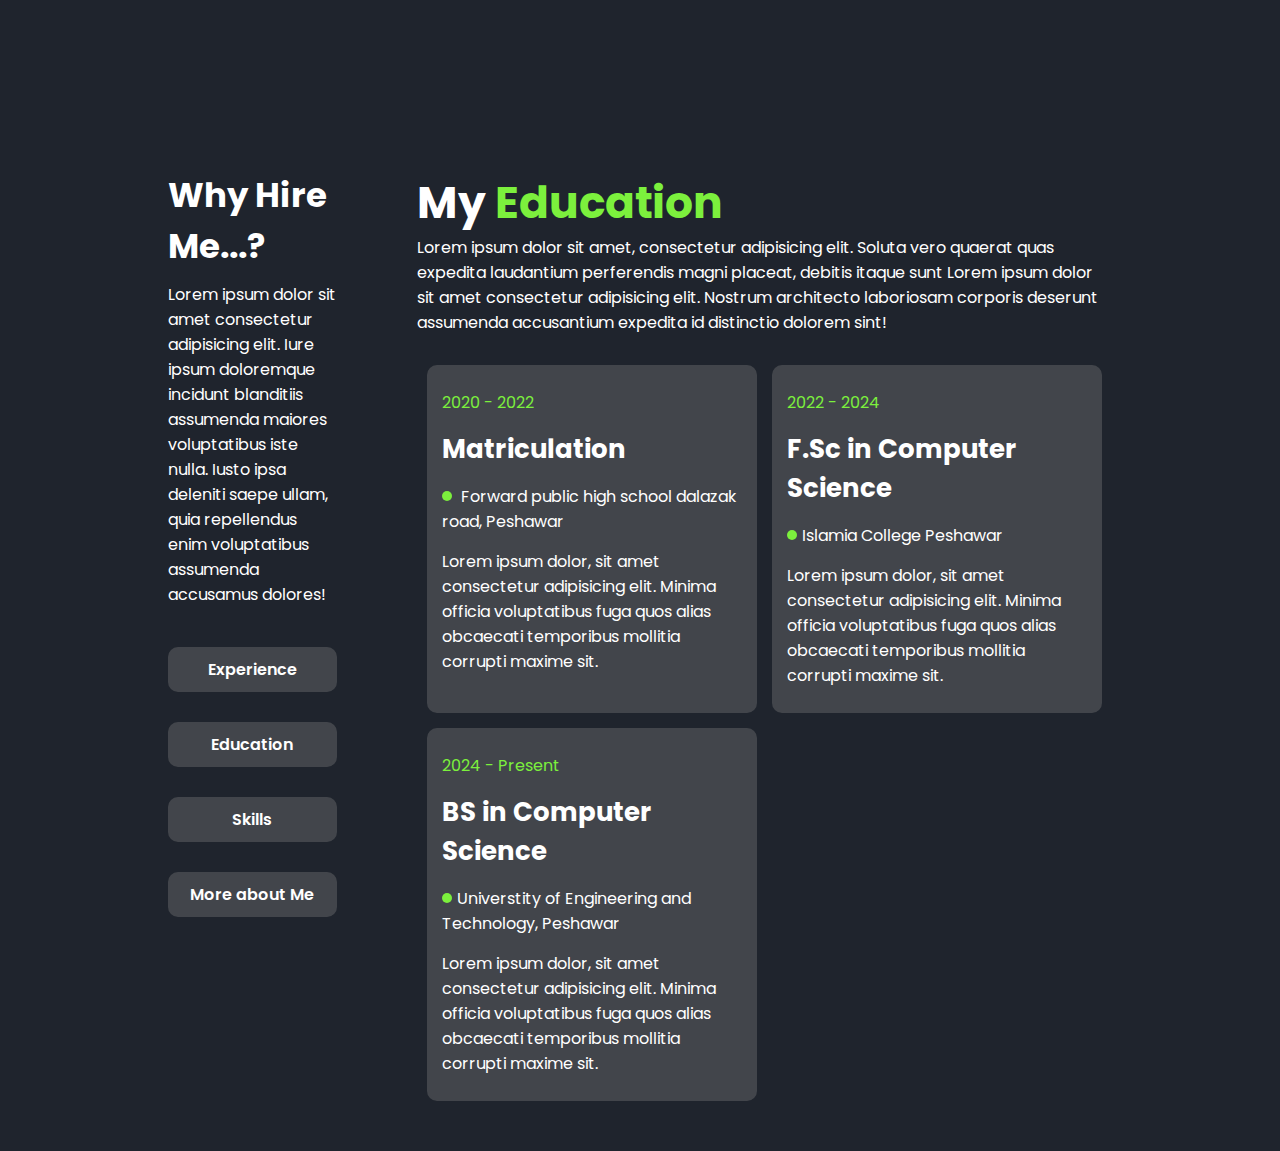
<file: about/education.html>
<!DOCTYPE html>
<html lang="en">
<head>
    <meta charset="UTF-8">
    <meta name="viewport" content="width=device-width, initial-scale=1.0">
    <title>Document</title>
     <link href='https://unpkg.com/boxicons@2.1.4/css/boxicons.min.css' rel='stylesheet'>
     <style>
        @import url('https://fonts.googleapis.com/css2?family=Poppins:ital,wght@0,100;0,200;0,300;0,400;0,500;0,600;0,700;0,800;0,900;1,100;1,200;1,300;1,400;1,500;1,600;1,700;1,800;1,900&display=swap');
*{
     font-family: "Poppins", sans-serif;
  font-weight: 600;
  font-style: normal;
  margin: 0;
  padding: 0;
  box-sizing: border-box;
}
body{
    background-color: #1f242d;
}

.navbar{
    position: fixed;
    top: 0;
    left: 0;
    width: 100%;
    /* background-color: slateblue; */
    padding: 25px 9%;
    /* border: 2px solid black; */
    display: flex;
    justify-content: space-between;
    align-items: center;
    z-index: 100;
    visibility: hidden;
    opacity: 0;
    animation: navbaranimation 1.5s linear  forwards;
    animation-delay: 1s ;
}
@keyframes navbaranimation {
    100%{
        visibility: visible;
        opacity: 1;
    }
}
.navbar ul{
      display: flex;
    justify-content: center;
    align-items: center;
    gap: 60px;
}
.navbar ul li{
    list-style: none;
    /* border: 2px solid black; */
}
.navbar ul li a{
    font-weight: 500;
    font-size: 20px;
    text-decoration: none;
    color: white;
    border: none;
    border-radius: 20px;
    
  transition: 0.3s ease;
    &:hover{
       
        color: #7cf03d;
      
    }
}
.navbar ul li .active{
    color: #7cf03d;
}

.navbar .logo {
    text-decoration: none;
    color: white;
    font-size: 30px;
    font-weight: 700;
}
.about{
    width: 80vw;
    /* border: 2px solid white; */
    margin: auto;
 margin-top: 130px;
    padding: 10px;
}
.boxes{
/* border: 2px solid orange; */
padding: 10px;
display: flex;
gap: 40px;
}
.menu{
    width: 50vw;
    height: 50vh;
/* border: 2px solid orange; */
padding: 20px;
color: white;
display: flex;
flex-direction: column;
gap: 10px;

}
.menu h2{
    font-size: 34px;
    font-weight: bold;
}
.menu p{
    font-size: 16px;
    font-weight: normal;
}
.boxes .menu .options{
    display: flex;
    flex-direction: column;
    /* border: 2px solid green; */
    gap: 30px;
     margin-top: 30px;
}
.boxes .menu .options a{
   
    border: none;
    background-color: rgba(128, 128, 128, 0.366);
    text-decoration: none;
    color: white;
    text-align: center;
    padding: 10px;
    border-radius: 10px;
    transition: 0.3s ease;
    &:hover{
        color: #7cf03d;
        border: 2px solid #7cf03d;
    }
}
.info{
padding: 20px;
/* border: 2px solid rgb(255, 0, 170); */
}
.info h2{
    color: white;
    font-size: 44px;
    font-weight: bold;
}
.info h2 span{
    color: #7cf03d;
    font-size: 44px;
font-weight: bold;
}
.info p{
    font-size: 16px;
    font-weight: normal;
    color: white;
}
.info .experiences{
    /* border: 2px solid slateblue; */
    margin-top: 20px;
    padding: 10px;
    display: grid;
    grid-template-columns: repeat(2, 1fr);
    gap: 15px;
    overflow: auto;
    /* height: 100vh; */
}
.info .experiences::-webkit-scrollbar{
    display: none;
}
.experiences .box{
    border: none;
    padding: 25px 15px;
    display: flex;
    flex-direction: column;
    gap: 15px;
    border-radius: 10px;
    background-color: rgba(128, 128, 128, 0.366) ;
}
.box .date{
    font-weight: normal;
    font-size: 16px;
    color: #7cf03d;
}
.box h3{
    font-size: 26px;
    font-weight: bold;
    color: white;
}
.box p{
     font-weight: normal;
    font-size: 16px;
}
.box p span{
    color: #7cf03d;
    padding: 5px;
    font-size: 0px;
    border-radius: 50%;
    background-color: #7cf03d;
    display: inline-block;
    vertical-align: middle;
        transform: translatey(-2px);
margin-right: 5px;
}


@media (max-width: 480px) {
  .navbar {
    padding: 12px 4%;
    margin-bottom: 18px;
  }
  .navbar .logo {
    font-size: 18px;
  }
  .navbar ul {
    gap: 10px;
    flex-wrap: wrap;
    overflow-x: auto;
    -webkit-overflow-scrolling: touch;
    padding-bottom: 6px;
  }
  .navbar ul li {
    flex: 0 0 auto;
  }
  .navbar ul li a {
    font-size: 12px;
    padding: 6px 8px;
  }

  .home {
    flex-direction: column;
    align-items: center;
    text-align: center;
    gap: 18px;
    padding: 110px 4% 30px;
  }
  .home .homeinfo {
    margin-top: 50px;
  }
  .homeinfo h1 {
    font-size: clamp(24px, 9vw, 34px);
    line-height: 1.05;
  }
  .homeinfo h2 {
    font-size: clamp(14px, 6.5vw, 20px);
    margin-top: -6px;
  }
  .homeinfo h2 span {
    font-size: 20px;
  }
  .homeinfo p {
    font-size: 14px;
    margin: 8px 0 18px;
  }
  .homeinfo .btn-social {
    display: flex;
    flex-direction: column;
    gap: 20px;
    align-items: center;
    justify-content: center;
  }

  .picturebox {
    width: min(240px, 60vw);
    height: min(240px, 60vw);
    padding: 4px;
  }
  .profilepicure .picturebox::before,
  .profilepicure .picturebox::after {
    width: 220%;
    height: 220%;
  }
  .picture {
    width: 100%;
    height: 100%;
  }
  .picture img {
    position: absolute;
    top: 0;
    left: 0;
    width: 100%;
    height: 100%;
    object-fit: cover;
    object-position: center;
    transform: none;
  }

  .services,
  .about,
  .contact-container {
    width: 100%;
    padding: 0 4% 18px;
    margin-top: 30px;
  }
  .services .heading,
  .services span {
    font-size: clamp(20px, 8.5vw, 32px);
  }
  .services-container {
    grid-template-columns: 1fr;
    gap: 16px;
    width: 100%;
  }

  .boxes {
    flex-direction: column;
    gap: 18px;
  }
  .menu,
  .info {
    width: 100%;
    height: auto;
    padding: 12px;
  }
  .menu h2 {
    font-size: 26px;
  }
  .info h2 {
    font-size: clamp(20px, 8vw, 30px);
  }

  .info .experiences {
    grid-template-columns: 1fr;
    gap: 12px;
    height: auto;
    overflow: visible;
    padding: 0;
  }
  .experiences .box {
    padding: 18px 12px;
  }

  .box .skillbox {
    grid-template-columns: repeat(2, 1fr);
    gap: 50px;
    margin: 10px 0;
    padding: 12px;
  }
  .box .skillbox .pics i {
    transform: scale(2.2);
  }

  .myinfo {
    width: 100%;
    border-collapse: collapse;
  }
  .myinfo tr {
    display: grid;
    grid-template-columns: repeat(2, 2fr);
    gap: 30px;
    justify-content: center;
    align-items: center;
  }
  .myinfo tr th,
  .myinfo tr td {
    display: inline-block;
    width: auto;
    font-size: 14px;
    padding: 0;
    text-align: left;
  }
  .myinfo tr th {
    font-weight: 600;
    margin-right: 10px;
  }

  .finishingline {
    margin: 20px 0;
  }

  .contact-container .contact-me {
    flex-direction: column;
    gap: 18px;
    align-items: stretch;
  }
  .contact-me .contact-details,
  .contact-form {
    width: 100%;
    padding: 10px;
  }
  .contact-me .contact-details .c-heading h2 {
    font-size: 28px;
  }
  .contact-form .cf-heading h2 {
    font-size: 26px;
  }
  .contact-form .submition-form form {
    grid-template-columns: 1fr;
    gap: 12px;
  }
  .contact-form .textarea form textarea {
    height: 160px;
  }
  .contact-form .submit-button button {
    padding: 10px 28px;
    font-size: 14px;
  }
}

@media (min-width: 481px) and (max-width: 768px) {
  .navbar {
    padding: 14px 5%;
  }
  .navbar ul {
    gap: 18px;
    overflow-x: auto;
    -webkit-overflow-scrolling: touch;
    padding-bottom: 6px;
  }
  .navbar ul li a {
    font-size: 14px;
  }
  .navbar .logo {
    font-size: 20px;
  }
  .home {
    flex-direction: column;
    align-items: center;
    text-align: center;
    gap: 22px;
    padding: 120px 5% 30px;
  }
  .home .homeinfo {
    margin-top: 50px;
  }
  .homeinfo h1 {
    font-size: clamp(28px, 8vw, 44px);
  }
  .homeinfo h2 {
    font-size: clamp(16px, 5.5vw, 24px);
  }
  .homeinfo h2 span {
    font-size: 26px;
  }
  .picturebox {
    width: min(320px, 50vw);
    height: min(320px, 50vw);
  }
  .profilepicure .picturebox::before,
  .profilepicure .picturebox::after {
    width: 180%;
    height: 180%;
  }
  .picture img {
    position: absolute;
    width: 129%;
    height: 157%;
    object-fit: cover;
    object-position: center;
  }
  .home .btn-social {
    display: flex;
    flex-direction: column;
    align-items: center;
    justify-content: center;
    gap: 30px;
  }
  .services {
    width: 100%;
    padding: 10px 5%;
  }
  .services-container {
    grid-template-columns: repeat(2, 1fr);
    gap: 20px;
    width: 100%;
  }
  .boxes {
    flex-direction: column;
    gap: 22px;
  }
  .menu,
  .info {
    width: 100%;
    height: auto;
  }
  .info .experiences {
    grid-template-columns: 1fr;
    height: auto;
    overflow: visible;
  }
  .box .skillbox {
    grid-template-columns: repeat(3, 1fr);
    gap: 70px;
  }
  .myinfo tr {
    display: grid;
    grid-template-columns: repeat(2, 2fr);
    gap: 30px;
    justify-content: center;
    align-items: center;
  }
  .contact-container .contact-me {
    flex-direction: column;
    gap: 20px;
  }
  .contact-me .contact-details,
  .contact-form {
    width: 100%;
  }
  .contact-form .submition-form form {
    grid-template-columns: 1fr;
  }
  .contact-form .textarea form textarea {
    height: 200px;
  }
}

@media (min-width: 769px) and (max-width: 1024px) {
  .navbar {
    padding: 18px 6%;
  }
  .navbar ul {
    gap: 24px;
  }
  .home {
    flex-direction: row;
    align-items: center;
    gap: 36px;
    padding: 140px 6% 0;
  }
  .homeinfo h1 {
    font-size: clamp(34px, 6.5vw, 56px);
  }
  .homeinfo h2 {
    font-size: clamp(18px, 3.6vw, 28px);
  }
  .picturebox {
    width: 36vw;
    height: 36vw;
    min-width: 220px;
    min-height: 220px;
  }
  .profilepicure .picturebox::before,
  .profilepicure .picturebox::after {
    width: 350px;
    height: 350px;
  }
  .home .homeinfo {
    margin-top: 50px;
  }
  .services-container {
    grid-template-columns: repeat(2, 1fr);
    gap: 24px;
  }
  .boxes {
    gap: 28px;
  }
  .menu {
    width: 48%;
    height: auto;
  }
  .info {
    width: 48%;
    height: auto;
  }
  .info .experiences {
    grid-template-columns: repeat(2, 1fr);
    height: auto;
    overflow: visible;
  }
  .box .skillbox {
    grid-template-columns: repeat(2, 1fr);
    gap: 81px 30px;
  }
  .contact-container .contact-me {
    gap: 32px;
    flex-direction: row;
  }
  .contact-me .contact-details {
    width: 36%;
  }
  .contact-form {
    width: 60%;
  }
}

@media (max-width: 1024px) {
  .menu[style],
  .info[style],
  .about[style] {
  }
  html,
  body {
    overflow-x: hidden;
  }
}

     </style>
</head>
<body>
      <nav class="navbar">
        <a href="#" class="logo">My Portfolio</a>
        <ul>
            <li><a href="../index.html" class="active">Home</a></li>
            <li><a href="../about.html">About Me</a></li>
            <li><a href="../services.html">Service</a></li>
            <li><a href="../portfolio.html">Portfolio</a></li>
            <li><a href="../contact.html">Contact</a></li>
        </ul>
    </nav>
    <section class="about">
        <div class="boxes">
            <div class="menu">
                <h2>Why Hire Me...?</h2>
                <p>Lorem ipsum dolor sit amet consectetur adipisicing elit. Iure ipsum doloremque incidunt blanditiis assumenda maiores voluptatibus iste nulla. Iusto ipsa deleniti saepe ullam, quia repellendus enim voluptatibus assumenda accusamus dolores!</p>
                <div class="options">
                    <a href="../about.html">Experience</a>
                    <a href="../about/education.html">Education</a>
                    <a href="../about/skills.html">Skills</a>
                    <a href="../about/aboutme.html">More about Me</a>
                </div>
            </div>
            <div class="info">
                <h2>My <span>Education </span></h2>
                <p>Lorem ipsum dolor sit amet, consectetur adipisicing elit. Soluta vero quaerat quas expedita laudantium perferendis magni placeat, debitis itaque sunt Lorem ipsum dolor sit amet consectetur adipisicing elit. Nostrum architecto laboriosam corporis deserunt assumenda accusantium expedita id distinctio dolorem sint!</p>
                <div class="experiences">
                    <div class="box">
                        <p class="date">2020 - 2022</p>
                        <h3>Matriculation</h2>
                        <p><span>dot</span> Forward public high school dalazak road, Peshawar</p>
                        <p class="paragraph">Lorem ipsum dolor, sit amet consectetur adipisicing elit. Minima officia voluptatibus fuga quos alias obcaecati temporibus mollitia corrupti maxime sit.</p>
                    </div>
                     <div class="box">
                        <p class="date">2022 - 2024</p>
                        <h3>F.Sc in Computer Science</h2>
                        <p><span>dot</span>Islamia College Peshawar </p>
                        <p class="paragraph">Lorem ipsum dolor, sit amet consectetur adipisicing elit. Minima officia voluptatibus fuga quos alias obcaecati temporibus mollitia corrupti maxime sit.</p>
                    </div>
                     <div class="box">
                        <p class="date">2024 - Present</p>
                        <h3>BS in Computer Science</h2>
                        <p><span>dot</span>Universtity of Engineering and Technology, Peshawar</p>
                        <p class="paragraph">Lorem ipsum dolor, sit amet consectetur adipisicing elit. Minima officia voluptatibus fuga quos alias obcaecati temporibus mollitia corrupti maxime sit.</p>
                    </div>
                  
                  
                </div>
            </div>
        </div>
    </section>
</body>
</html>
</file>
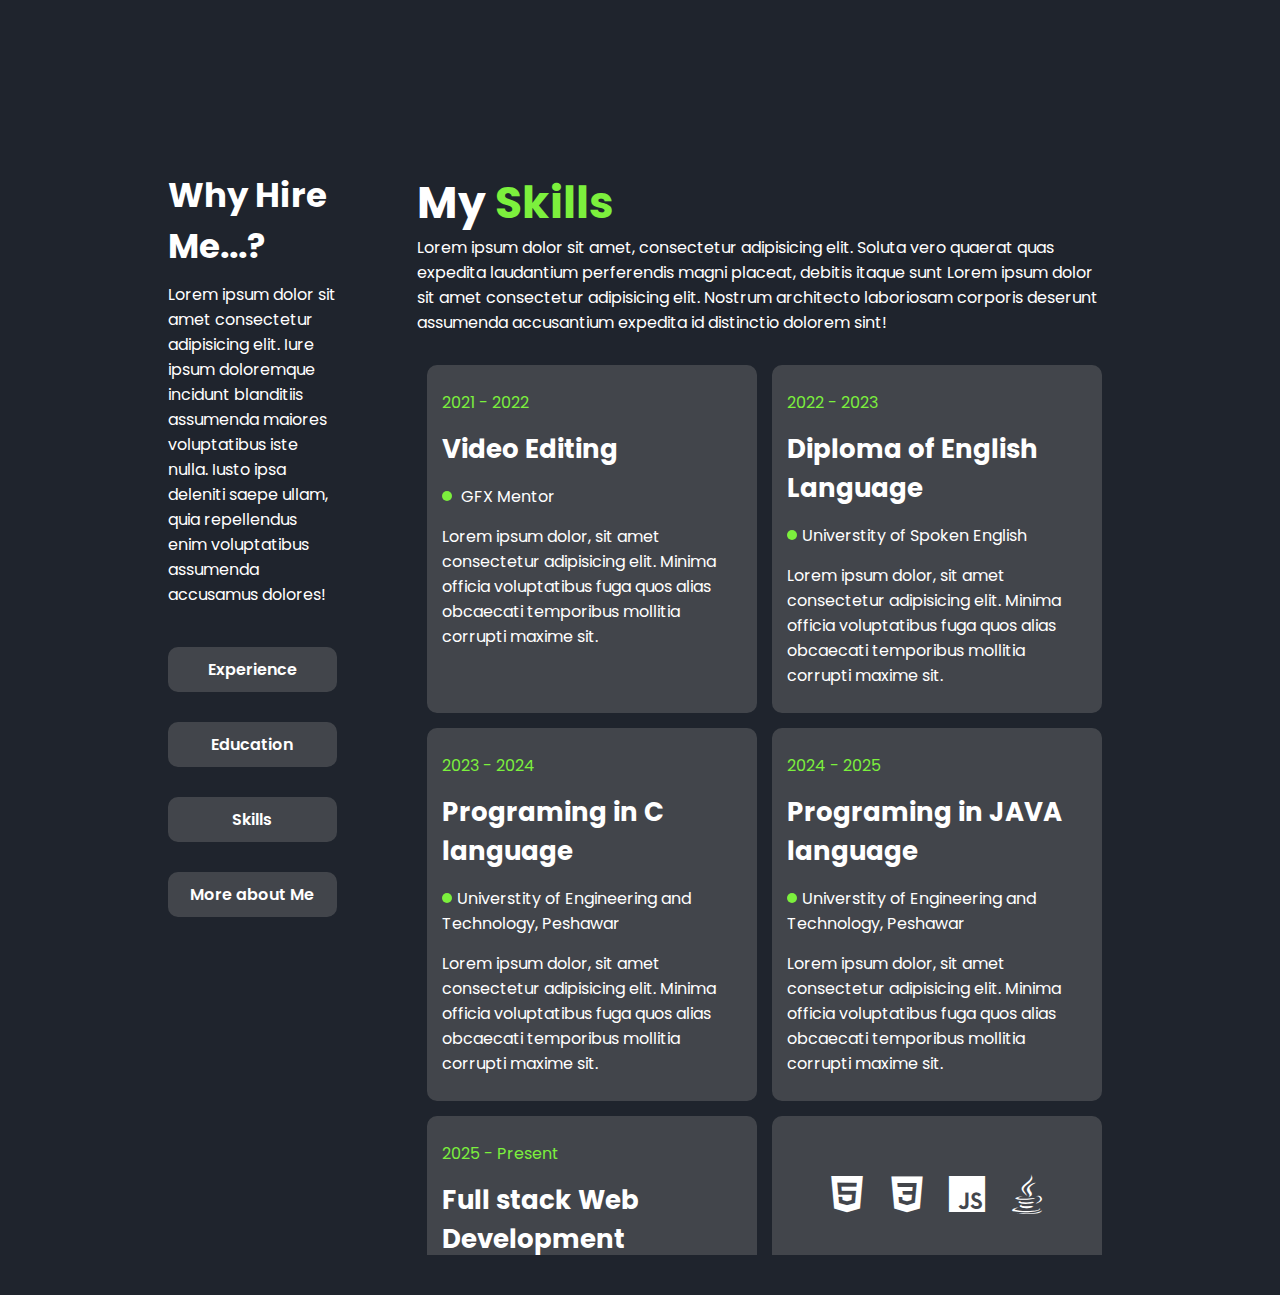
<file: about/skills.html>
<!DOCTYPE html>
<html lang="en">
<head>
    <meta charset="UTF-8">
    <meta name="viewport" content="width=device-width, initial-scale=1.0">
    <title>Document</title>
     <link href='https://unpkg.com/boxicons@2.1.4/css/boxicons.min.css' rel='stylesheet'>
     <style>
        @import url('https://fonts.googleapis.com/css2?family=Poppins:ital,wght@0,100;0,200;0,300;0,400;0,500;0,600;0,700;0,800;0,900;1,100;1,200;1,300;1,400;1,500;1,600;1,700;1,800;1,900&display=swap');
*{
     font-family: "Poppins", sans-serif;
  font-weight: 600;
  font-style: normal;
  margin: 0;
  padding: 0;
  box-sizing: border-box;
}
body{
    background-color: #1f242d;
}

.navbar{
    position: fixed;
    top: 0;
    left: 0;
    width: 100%;
    /* background-color: slateblue; */
    padding: 25px 9%;
    /* border: 2px solid black; */
    display: flex;
    justify-content: space-between;
    align-items: center;
    z-index: 100;
    visibility: hidden;
    opacity: 0;
    animation: navbaranimation 1.5s linear  forwards;
    animation-delay: 1s ;
}
@keyframes navbaranimation {
    100%{
        visibility: visible;
        opacity: 1;
    }
}
.navbar ul{
      display: flex;
    justify-content: center;
    align-items: center;
    gap: 60px;
}
.navbar ul li{
    list-style: none;
    /* border: 2px solid black; */
}
.navbar ul li a{
    font-weight: 500;
    font-size: 20px;
    text-decoration: none;
    color: white;
    border: none;
    border-radius: 20px;
    
  transition: 0.3s ease;
    &:hover{
       
        color: #7cf03d;
      
    }
}
.navbar ul li .active{
    color: #7cf03d;
}

.navbar .logo {
    text-decoration: none;
    color: white;
    font-size: 30px;
    font-weight: 700;
}
.about{
    width: 80vw;
    /* border: 2px solid white; */
    margin: auto;
 margin-top: 130px;
    padding: 10px;
}
.boxes{
/* border: 2px solid orange; */
padding: 10px;
display: flex;
gap: 40px;
}
.menu{
    width: 50vw;
    height: 50vh;
/* border: 2px solid orange; */
padding: 20px;
color: white;
display: flex;
flex-direction: column;
gap: 10px;

}
.menu h2{
    font-size: 34px;
    font-weight: bold;
}
.menu p{
    font-size: 16px;
    font-weight: normal;
}
.boxes .menu .options{
    display: flex;
    flex-direction: column;
    /* border: 2px solid green; */
    gap: 30px;
     margin-top: 30px;
}
.boxes .menu .options a{
   
    border: none;
    background-color: rgba(128, 128, 128, 0.366);
    text-decoration: none;
    color: white;
    text-align: center;
    padding: 10px;
    border-radius: 10px;
    transition: 0.3s ease;
    &:hover{
        color: #7cf03d;
        border: 2px solid #7cf03d;
    }
}
.info{
padding: 20px;
/* border: 2px solid rgb(255, 0, 170); */
}
.info h2{
    color: white;
    font-size: 44px;
    font-weight: bold;
}
.info h2 span{
    color: #7cf03d;
    font-size: 44px;
font-weight: bold;
}
.info p{
    font-size: 16px;
    font-weight: normal;
    color: white;
}
.info .experiences{
    /* border: 2px solid slateblue; */
    margin-top: 20px;
    padding: 10px;
    display: grid;
    grid-template-columns: repeat(2, 1fr);
    gap: 15px;
    overflow: auto;
    height: 100vh;
}
.info .experiences::-webkit-scrollbar{
    display: none;
}
.experiences .box{
    border: none;
    padding: 25px 15px;
    display: flex;
    flex-direction: column;
    gap: 15px;
    border-radius: 10px;
    background-color: rgba(128, 128, 128, 0.366) ;
}
.box .date{
    font-weight: normal;
    font-size: 16px;
    color: #7cf03d;
}
.box h3{
    font-size: 26px;
    font-weight: bold;
    color: white;
}
.box p{
     font-weight: normal;
    font-size: 16px;
}
.box p span{
    color: #7cf03d;
    padding: 5px;
    font-size: 0px;
    border-radius: 50%;
    background-color: #7cf03d;
    display: inline-block;
    vertical-align: middle;
        transform: translatey(-2px);
margin-right: 5px;
}
.box .skillbox{
    color: white; 
    display: grid;
    grid-template-columns: repeat(4, 1fr);
    gap: 100px 10px;
    justify-content: center;
    padding: 25px 15px;
    /* border: 2px solid green; */
    margin: 20px;
    
}
.box .skillbox .pics{
   display: flex;
   justify-content: center;
 
}
.box .skillbox .pics i{
    transform: scale(3);
    cursor: pointer;
    transition: 0.3s ease;
    &:hover{
  color: #7cf03d;
    }
  
}
     </style>
</head>
<body>
      <nav class="navbar">
        <a href="#" class="logo">My Portfolio</a>
        <ul>
            <li><a href="../index.html" class="active">Home</a></li>
            <li><a href="../about.html">About Me</a></li>
            <li><a href="../services.html">Service</a></li>
            <li><a href="../portfolio.html">Portfolio</a></li>
            <li><a href="../contact.html">Contact</a></li>
        </ul>
    </nav>
    <section class="about">
        <div class="boxes">
            <div class="menu">
                <h2>Why Hire Me...?</h2>
                <p>Lorem ipsum dolor sit amet consectetur adipisicing elit. Iure ipsum doloremque incidunt blanditiis assumenda maiores voluptatibus iste nulla. Iusto ipsa deleniti saepe ullam, quia repellendus enim voluptatibus assumenda accusamus dolores!</p>
                <div class="options">
                    <a href="../about.html">Experience</a>
                    <a href="education.html">Education</a>
                    <a href="skills.html">Skills</a>
                    <a href="aboutme.html">More about Me</a>
                </div>
            </div>
            <div class="info">
                <h2>My <span>Skills </span></h2>
                <p>Lorem ipsum dolor sit amet, consectetur adipisicing elit. Soluta vero quaerat quas expedita laudantium perferendis magni placeat, debitis itaque sunt Lorem ipsum dolor sit amet consectetur adipisicing elit. Nostrum architecto laboriosam corporis deserunt assumenda accusantium expedita id distinctio dolorem sint!</p>
                <div class="experiences">
                    <div class="box">
                        <p class="date">2021 - 2022</p>
                        <h3>Video Editing</h2>
                        <p><span>dot</span> GFX Mentor</p>
                        <p class="paragraph">Lorem ipsum dolor, sit amet consectetur adipisicing elit. Minima officia voluptatibus fuga quos alias obcaecati temporibus mollitia corrupti maxime sit.</p>
                    </div>
                     <div class="box">
                        <p class="date">2022 - 2023</p>
                        <h3>Diploma of English Language</h2>
                        <p><span>dot</span>Universtity of Spoken English</p>
                        <p class="paragraph">Lorem ipsum dolor, sit amet consectetur adipisicing elit. Minima officia voluptatibus fuga quos alias obcaecati temporibus mollitia corrupti maxime sit.</p>
                    </div>
                     <div class="box">
                        <p class="date">2023 - 2024</p>
                        <h3>Programing in C language</h2>
                        <p><span>dot</span>Universtity of Engineering and Technology, Peshawar</p>
                        <p class="paragraph">Lorem ipsum dolor, sit amet consectetur adipisicing elit. Minima officia voluptatibus fuga quos alias obcaecati temporibus mollitia corrupti maxime sit.</p>
                    </div>
                       <div class="box">
                        <p class="date">2024 - 2025</p>
                        <h3>Programing in JAVA language</h2>
                        <p><span>dot</span>Universtity of Engineering and Technology, Peshawar</p>
                        <p class="paragraph">Lorem ipsum dolor, sit amet consectetur adipisicing elit. Minima officia voluptatibus fuga quos alias obcaecati temporibus mollitia corrupti maxime sit.</p>
                    </div>
                       <div class="box">
                        <p class="date">2025 - Present</p>
                        <h3>Full stack Web Development</h2>
                        <p><span>dot</span>SMIT Peshawar</p>
                        <p class="paragraph">Lorem ipsum dolor, sit amet consectetur adipisicing elit. Minima officia voluptatibus fuga quos alias obcaecati temporibus mollitia corrupti maxime sit.</p>
                    </div>
                      <div class="box">
                  <div class="skillbox">
                              <div class="pics"><i class='bx bxl-html5' title="HTML5"></i></div>
            <div class="pics"><i class='bx bxl-css3' title="CSS3" ></i></div>
            <div class="pics"><i class='bx bxl-javascript' title="Javascript" ></i></div>
            <div class="pics"><i class='bx bxl-java' title="JAVA" ></i></div>
            <div class="pics"><i class='bx bxl-c-plus-plus' title="C/C++" ></i></div>
            <div class="pics"><i class='bx bxl-mongodb' title="MongoDB" ></i></div>
            <div class="pics"><i class='bx bxl-postgresql' title="PostgreSql" ></i></div>
                  </div>
                    </div>
                </div>
            </div>
        </div>
       
    </section>
</body>
</html>
</file>
<file: style.css>
@import url("https://fonts.googleapis.com/css2?family=Poppins:ital,wght@0,100;0,200;0,300;0,400;0,500;0,600;0,700;0,800;0,900;1,100;1,200;1,300;1,400;1,500;1,600;1,700;1,800;1,900&display=swap");
* {
  font-family: "Poppins", sans-serif;
  font-weight: 600;
  font-style: normal;
  margin: 0;
  padding: 0;
  box-sizing: border-box;
}
body {
  background-color: #1f242d;
  display: flex;
  flex-direction: column;
  justify-content: center;
  align-items: center;
}

.navbar {
  width: 95vw;
  border-radius: 20px;
  /* background-color: slateblue; */
  padding: 25px 9%;
  /* border: 2px solid black; */
  display: flex;
  justify-content: space-between;
  align-items: center;
  z-index: 100;
  visibility: hidden;
  opacity: 0;
  animation: navbaranimation 1.5s linear forwards;
  animation-delay: 1s;
  position: sticky;
  -webkit-backdrop-filter: blur(50px);
  backdrop-filter: blur(50px);
  top: 10px;
  /* box-shadow: 0 0 10px rgba(0, 0, 0, 0.5); */
}
@keyframes navbaranimation {
  100% {
    visibility: visible;
    opacity: 1;
  }
}
.navbar ul {
  display: flex;
  justify-content: center;
  align-items: center;
  gap: 60px;
}
.navbar ul li {
  list-style: none;
  /* border: 2px solid black; */
}
.navbar ul li a {
  font-weight: 500;
  font-size: 20px;
  text-decoration: none;
  color: white;
  border: none;
  border-radius: 20px;

  transition: 0.3s ease;
  &:hover {
    color: #7cf03d;
  }
}
.navbar ul li .active {
  color: #7cf03d;
}

.navbar .logo {
  text-decoration: none;
  color: white;
  font-size: 30px;
  font-weight: 700;
}
.home {
  height: 100vh;
  display: flex;
  align-items: center;
  padding: 60px 9% 0px;
  color: white;
  gap: 60px;
  visibility: hidden;
  opacity: 0;
  animation: homeanimation 1.5s linear forwards;
  animation-delay: 1.3s;
}
@keyframes homeanimation {
  100% {
    visibility: visible;
    opacity: 1;
  }
}
.homeinfo h1 {
  font-size: 56px;
  font-weight: 700;
}
.homeinfo h2 {
  font-size: 30px;
  margin-top: -10px;
  font-weight: 400;
  display: inline-block;
}
.homeinfo h2 span {
  color: transparent;
  -webkit-text-stroke: 0.7px #7cf03d;
  display: inline-block;
  animation: textanimation 16s linear infinite;
  animation-delay: calc(-4s * var(--seq));
  position: relative;
}
@keyframes textanimation {
  25%,
  100% {
    display: none;
  }
}
.homeinfo h2 span::before {
  content: attr(data-text);
  position: absolute;
  width: 0;
  border-right: 2px solid #7cf03d;
  color: #7cf03d;
  white-space: nowrap;
  overflow: hidden;
  animation: fillanimation 4s linear infinite;
}
@keyframes fillanimation {
  10%,
  100% {
    width: 0;
  }
  70%,
  90% {
    width: 100%;
  }
}
.homeinfo p {
  margin: 10px 0px 25px;
  font-size: 16px;
  font-weight: normal;
}
.btn-social {
  display: flex;
  /* justify-content: center; */
  align-items: center;
  gap: 30px;
}
.btn-social .btn {
  display: inline-block;
  text-decoration: none;
  border: 2px solid #7cf03d;
  padding: 10px 30px;
  border-radius: 38px;
  color: #1f242d;
  font-size: 16px;
  font-weight: 600;
  background-color: #7cf03d;
  box-shadow: 0 0 10px #7cf03d;
  transition: 0.3s ease;
  &:hover {
    background-color: transparent;
    color: #7cf03d;
    box-shadow: none;
  }
}

.btn-social .social a {
  text-decoration: none;
  display: inline-flex;
  padding: 8px;
  border: 2px solid #7cf03d;
  border-radius: 50%;
  color: #7cf03d;
  font-size: 20px;
  margin: 0 8px;
  transition: 0.3s ease;
  &:hover {
    background-color: #7cf03d;
    color: #1f242d;
    box-shadow: 0 0 10px #7cf03d;
  }
}
.picturebox {
  position: relative;
  width: 25vw;
  height: 25vw;
  border-radius: 50%;
  /* background-color: red; */
  padding: 5px;
  display: flex;
  justify-content: center;
  align-items: center;
  overflow: hidden;
}
.profilepicure .picturebox::before,
.profilepicure .picturebox::after {
  content: "";
  width: 500px;
  height: 500px;
  position: absolute;
  background: conic-gradient(transparent, transparent, transparent, #7cf03d);
  transform: rotate(0deg);
  animation: rotateanimation 10s linear infinite;
}
.profilepicure .picturebox::after {
  animation-delay: -5s;
}
@keyframes rotateanimation {
  100% {
    transform: rotate(360deg);
  }
}
.picture {
  height: 100%;
  width: 100%;
  background-color: slateblue;
  border-radius: 50%;
  position: relative;
  overflow: hidden;
  display: flex;
  z-index: 1;
  justify-content: center;
}
.picture img {
  top: -40px;
  left: -65px;
  position: absolute;
  width: 120%;
  object-fit: cover;
  display: block;
}
.baranimation {
  width: 100%;
  height: 100%;
  position: absolute;
  display: flex;
  z-index: -1;
}
.baranimation .bars {
  width: 100%;
  height: 100%;
  background: #1f242d;
  /* border: 2px solid red; */
  transform: translateY(-100%);
  animation: wakilanimation 0.5s ease-in-out forwards;
  animation-delay: calc(0.1s * var(--i));
}
@keyframes wakilanimation {
  100% {
    transform: translateY(0%);
  }
}
.services {
  color: white;
  width: 80vw;
  margin: auto;
  /* border: 2px solid red; */
  margin-top: 70px;
  padding: 10px;
  visibility: hidden;
  opacity: 0;
  animation: servicesanimation 1.5s linear forwards;
  animation-delay: 1.3s;
}
@keyframes servicesanimation {
  100% {
    visibility: visible;
    opacity: 1;
  }
}
.services .heading,
span {
  font-size: 54px;
  font-weight: bold;
  text-align: center;
  /* border: 2px solid green; */
  color: white;
}
.heading span {
  color: #7cf03d;
}
.services-container {
  /* border: 2px solid green; */
  padding: 10px;
  width: 80vw;
  display: grid;
  grid-template-columns: repeat(3, 1fr);
  gap: 30px;
}
.services-box {
  /* border: 2px solid green; */
  display: flex;
  flex-direction: column;
  justify-content: center;
  gap: 20px;
  border-radius: 20px;
  /* text-align: center; */
  padding: 20px;
  background-color: rgba(128, 128, 128, 0.395);
  cursor: pointer;
  transition: 0.3s ease;
  border: 2px solid transparent;
}
.services-box:hover {
  border: 2px solid #7cf03d;
  transform: scale(1.03);
}
.services-box:hover h2,
.services-box:hover .icon i {
  color: #7cf03d;
}
.services-box h2 {
  font-size: 26px;
  font-weight: 800;
  transition: 0.3s ease;
}
.services-box p {
  font-size: 14px;
  font-weight: normal;
  line-height: 1.5;
}
.icon {
  display: flex;
  justify-content: space-between;
  margin: 10px;
  /* border: 2px solid green; */
  transition: 0.3s ease;
}
.icon i {
  color: white;
  transform: scale(2);
  cursor: pointer;
}
.icon a i {
  transform: rotate(210deg) scale(2);
  transition: 0.3s ease;
  &:hover {
    transform: rotate(180deg) scale(2);
    border-radius: 50%;
    background-color: rgba(128, 128, 128, 0.395);
    padding: 4px;
  }
}

.about {
  width: 80vw;
  /* border: 2px solid white; */
  margin: auto;
  margin-top: 130px;
  padding: 10px;
}
.boxes {
  /* border: 2px solid orange; */
  padding: 10px;
  display: flex;
  gap: 40px;
}
.menu {
  width: 50vw;
  height: 50vh;
  /* border: 2px solid orange; */
  padding: 20px;
  color: white;
  display: flex;
  flex-direction: column;
  gap: 10px;
}
.menu h2 {
  font-size: 34px;
  font-weight: bold;
}
.menu p {
  font-size: 16px;
  font-weight: normal;
}
.boxes .menu .options {
  display: flex;
  flex-direction: column;
  /* border: 2px solid green; */
  gap: 30px;
  margin-top: 30px;
}
.boxes .menu .options a {
  border: none;
  background-color: rgba(128, 128, 128, 0.366);
  text-decoration: none;
  color: white;
  text-align: center;
  padding: 10px;
  border-radius: 10px;
  transition: 0.3s ease;
  border: 2px solid transparent;
  &:hover {
    color: #7cf03d;
    border: 2px solid #7cf03d;
  }
}
.info {
  padding: 20px;
  /* border: 2px solid rgb(255, 0, 170); */
}
.info h2 {
  color: white;
  font-size: 44px;
  font-weight: bold;
  /* border: 2px solid ; */
  margin-bottom: 10px;
}
.info h2 span {
  color: #7cf03d;
  font-size: 44px;
  font-weight: bold;
}
.info p {
  font-size: 16px;
  font-weight: normal;
  color: white;
}
.info .experiences {
  /* border: 2px solid slateblue; */
  margin-top: 20px;
  padding: 10px;
  display: grid;
  grid-template-columns: repeat(2, 1fr);
  gap: 15px;
}
.experiences .box {
  border: none;
  padding: 25px 15px;
  display: flex;
  flex-direction: column;
  gap: 15px;
  border-radius: 10px;
  background-color: rgba(128, 128, 128, 0.366);
}
.box .date {
  font-weight: normal;
  font-size: 16px;
  color: #7cf03d;
}
.box h3 {
  font-size: 26px;
  font-weight: bold;
  color: white;
}
.box p {
  font-weight: normal;
  font-size: 16px;
}
.box p span {
  color: #7cf03d;
  padding: 5px;
  font-size: 0px;
  border-radius: 50%;
  background-color: #7cf03d;
  display: inline-block;
  vertical-align: middle;
  transform: translatey(-2px);
  margin-right: 5px;
}
.about {
  width: 80vw;
  /* border: 2px solid white; */
  margin: auto;
  margin-top: 130px;
  padding: 10px;
}
.boxes {
  /* border: 2px solid orange; */
  padding: 10px;
  display: flex;
  gap: 40px;
}
.menu {
  width: 50vw;
  height: 50vh;
  /* border: 2px solid orange; */
  padding: 20px;
  color: white;
  display: flex;
  flex-direction: column;
  gap: 10px;
}
.menu h2 {
  font-size: 34px;
  font-weight: bold;
}
.menu p {
  font-size: 16px;
  font-weight: normal;
}
.boxes .menu .options {
  display: flex;
  flex-direction: column;
  /* border: 2px solid green; */
  gap: 30px;
  margin-top: 30px;
}
.boxes .menu .options a {
  border: none;
  background-color: rgba(128, 128, 128, 0.366);
  text-decoration: none;
  color: white;
  text-align: center;
  padding: 10px;
  border-radius: 10px;
  transition: 0.3s ease;
  &:hover {
    color: #7cf03d;
    border: 2px solid #7cf03d;
  }
}
.info {
  padding: 20px;
  /* border: 2px solid rgb(255, 0, 170); */
}
.info h2 {
  color: white;
  font-size: 44px;
  font-weight: bold;
}
.info h2 span {
  color: #7cf03d;
  font-size: 44px;
  font-weight: bold;
}
.info p {
  font-size: 16px;
  font-weight: normal;
  color: white;
}
.info .experiences {
  /* border: 2px solid slateblue; */
  margin-top: 20px;
  padding: 10px;
  display: grid;
  grid-template-columns: repeat(2, 1fr);
  gap: 15px;
  overflow: auto;
  height: 100vh;
}
.info .experiences::-webkit-scrollbar {
  display: none;
}
.experiences .box {
  border: none;
  padding: 25px 15px;
  display: flex;
  flex-direction: column;
  gap: 15px;
  border-radius: 10px;
  background-color: rgba(128, 128, 128, 0.366);
}
.box .date {
  font-weight: normal;
  font-size: 16px;
  color: #7cf03d;
}
.box h3 {
  font-size: 26px;
  font-weight: bold;
  color: white;
}
.box p {
  font-weight: normal;
  font-size: 16px;
}
.box p span {
  color: #7cf03d;
  padding: 5px;
  font-size: 0px;
  border-radius: 50%;
  background-color: #7cf03d;
  display: inline-block;
  vertical-align: middle;
  transform: translatey(-2px);
  margin-right: 5px;
}
.box .skillbox {
  color: white;
  display: grid;
  grid-template-columns: repeat(4, 1fr);
  gap: 100px 10px;
  justify-content: center;
  padding: 25px 15px;
  /* border: 2px solid green; */
  margin: 20px;
}
.box .skillbox .pics {
  display: flex;
  justify-content: center;
}
.box .skillbox .pics i {
  transform: scale(3);
  cursor: pointer;
  transition: 0.3s ease;
  &:hover {
    color: #7cf03d;
  }
}
.about {
  width: 80vw;
  /* border: 2px solid white; */
  margin: auto;
  margin-top: 50px;
  padding: 10px;
}
.info .aboutheading h2 {
  display: flex;
  justify-content: center;
  align-items: center;
}
.info h2 span {
  color: #7cf03d;
  font-size: 44px;
  font-weight: bold;
}
.myinfo {
  /* border: 2px solid yellow; */
  margin-top: 50px;
  /* border: 2px solid white; */
  padding: 10px;
}

.myinfo tr th {
  display: flex;
  /* justify-content: center; */
  padding: 15px;
  text-align: center;
  color: #7cf03d;
  /* border: 2px solid white; */
}
.myinfo tr td {
  /* border: 2px solid white; */
  /* text-align: center; */
  padding: 15px;
  color: white;
  width: 450px;
  font-weight: normal;
  font-size: 14px;
}

.finishingline {
  margin-top: 30px;
  width: 100%;
  background-color: #7cf03d;
  height: 2px;
  margin-bottom: 30px;
}

.contact-container {
  width: 80vw;
  /* border: 2px solid yellow; */
  margin: auto;
  margin-top: 50px;
  /* height: 300px; */
  padding: 10px;
}
.contact-container .contact-me {
  /* border: 2px solid green; */
  padding: 20px;
  display: flex;
  justify-content: center;
  align-items: center;
  gap: 50px;
}
.contact-me .contact-details {
  /* border: 2px solid orange; */
  padding: 10px;
  width: 30vw;
}
.contact-me .contact-details .c-heading h2 {
  color: white;
  font-size: 34px;
  font-weight: bold;
}
.contact-me .contact-details .c-description p {
  color: white;
  font-size: 14px;
  font-weight: normal;
  margin-top: 20px;
}
.contact-details .contact-sources {
  /* border: 2px solid slateblue; */
  display: flex;
  /* justify-content: center; */
  align-items: center;
  padding: 0 20px;
  gap: 30px;
  margin-top: 30px;
}
.contact-details .contact-sources i {
  color: #7cf03d;
  background-color: rgba(128, 128, 128, 0.391);
  padding: 5px;
  border-radius: 3px;
  transform: scale(2);
}
.contact-details .contact-sources .info {
  color: white;
}
.contact-details .contact-sources h3 {
  color: #7cf03d;
  font-size: 16px;
  font-weight: normal;
}
.contact-details .contact-sources p {
  font-size: 14px;
  font-weight: normal;
}
.contact-form {
  border: none;
  padding: 20px;
  width: 50vw;
  background-color: rgba(128, 128, 128, 0.303);
  border-radius: 15px;
}
.contact-form .cf-heading h2 {
  color: white;
  display: flex;
  justify-content: center;
  font-size: 40px;
  font-weight: bold;
}
.contact-form .cf-heading h2 span {
  font-weight: bold;
  color: #7cf03d;
}
.contact-form .submition-form form {
  display: grid;
  grid-template-columns: repeat(2, 1fr);
  gap: 20px;
  justify-content: center;
  margin-top: 20px;
}
.contact-form .submition-form form input {
  padding: 10px;
  border-radius: 6px;
  background-color: #1f242d;
  border: none;
  color: white;
  font-size: 12px;
  font-weight: normal;
}
.contact-form .submition-form form input:focus {
  outline: 1px solid #7cf03d;
}
.contact-form .submition-form .textarea form {
  display: flex;
  justify-content: center;
  align-items: center;
}
.contact-form .textarea form label {
  display: none;
}
.contact-form .textarea form textarea {
  width: 100%;
  height: 300px;
  margin-top: 30px;
  color: gray;
  font-family: "Courier New", Courier, monospace;
  font-weight: normal;
  padding: 13px 8px;
  background-color: #1f242d;
  border-radius: 10px;
  border: none;
}
.contact-form .textarea form textarea:focus {
  outline: 1px solid #7cf03d;
}
.contact-form .submit-button {
  display: flex;
  justify-content: center;
}
.contact-form .submit-button button {
  margin-top: 15px;
  padding: 10px 40px;
  background-color: #7cf03d;
  border-radius: 30px;
  border: none;
  color: #1f242d;
  font-weight: 500;
  font-size: 14px;
  cursor: pointer;
  box-shadow: 0 0 10px #7cf03d;
  border: 2px solid transparent;
  transition: 0.3s ease;
}
.contact-form .submit-button button:hover {
  background-color: #1f242d;
  border: 2px solid #7cf03d;
  color: #7cf03d;
  box-shadow: none;
}

@media (max-width: 600px) {
  .navbar {
    padding: 15px 5%;
  }
  .navbar ul {
    gap: 20px;
    flex-wrap: wrap;
  }
  .navbar ul li a {
    font-size: 16px;
  }
  .home {
    flex-direction: column;
    text-align: center;
    gap: 30px;
    padding: 100px 5% 0;
  }
  .homeinfo h1 {
    font-size: 36px;
  }
  .homeinfo h2 {
    font-size: 20px;
  }
  .picturebox {
    width: 60vw;
    height: 60vw;
  }
  .services .heading {
    font-size: 36px;
  }
  .services-container {
    grid-template-columns: 1fr;
  }
  .boxes {
    flex-direction: column;
  }
  .menu,
  .info {
    width: 100%;
    height: auto;
  }
  .info h2 {
    font-size: 28px;
  }
  .info .experiences {
    grid-template-columns: 1fr;
  }
  .box .skillbox {
    grid-template-columns: repeat(2, 1fr);
    gap: 20px;
  }
  .contact-container .contact-me {
    flex-direction: column;
    gap: 30px;
  }
  .contact-me .contact-details,
  .contact-form {
    width: 100%;
  }
  .contact-form .submition-form form {
    grid-template-columns: 1fr;
  }
  .contact-form .textarea form textarea {
    height: 200px;
  }
}

@media (max-width: 480px) {
  .navbar {
    padding: 12px 4%;
    margin-bottom: 18px;
  }
  .navbar ul {
    gap: 14px;
    flex-wrap: nowrap;
    overflow-x: auto;
    -webkit-overflow-scrolling: touch;
    padding-bottom: 6px;
  }
  .navbar ul li {
    flex: 0 0 auto;
  }
  .navbar ul li a {
    font-size: 15px;
    padding: 6px 8px;
  }

  .home {
    flex-direction: column;
    align-items: center;
    text-align: center;
    gap: 18px;
    padding: 110px 4% 30px;
  }
  .homeinfo h1 {
    font-size: clamp(24px, 9vw, 34px);
    line-height: 1.05;
  }
  .homeinfo h2 {
    font-size: clamp(14px, 6.5vw, 20px);
    margin-top: -6px;
  }
  .homeinfo p {
    font-size: 14px;
    margin: 8px 0 18px;
  }

  .picturebox {
    width: min(240px, 60vw);
    height: min(240px, 60vw);
    padding: 4px;
  }
  .profilepicure .picturebox::before,
  .profilepicure .picturebox::after {
    width: 220%;
    height: 220%;
  }
  .picture {
    width: 100%;
    height: 100%;
  }
  .picture img {
    position: absolute;
    top: 0;
    left: 0;
    width: 100%;
    height: 100%;
    object-fit: cover;
    object-position: center;
    transform: none;
  }

  .services,
  .about,
  .contact-container {
    width: 100%;
    padding: 0 4% 18px;
    margin-top: 30px;
  }
  .services .heading,
  .services span {
    font-size: clamp(20px, 8.5vw, 32px);
  }
  .services-container {
    grid-template-columns: 1fr;
    gap: 16px;
    width: 100%;
  }

  .boxes {
    flex-direction: column;
    gap: 18px;
  }
  .menu,
  .info {
    width: 100%;
    height: auto;
    padding: 12px;
  }
  .menu h2 {
    font-size: 26px;
  }
  .info h2 {
    font-size: clamp(20px, 8vw, 30px);
  }

  .info .experiences {
    grid-template-columns: 1fr;
    gap: 12px;
    height: auto;
    overflow: visible;
    padding: 0;
  }
  .experiences .box {
    padding: 18px 12px;
  }

  .box .skillbox {
    grid-template-columns: repeat(2, 1fr);
    gap: 12px;
    margin: 10px 0;
    padding: 12px;
  }
  .box .skillbox .pics i {
    transform: scale(2.2);
  }

  .myinfo {
    width: 100%;
    border-collapse: collapse;
  }
  .myinfo tr {
    display: flex;
    justify-content: space-between;
    align-items: center;
    padding: 6px 0;
    border-bottom: 1px solid #444;
  }
  .myinfo tr th,
  .myinfo tr td {
    display: inline-block;
    width: auto;
    font-size: 14px;
    padding: 0;
    text-align: left;
  }
  .myinfo tr th {
    font-weight: 600;
    margin-right: 10px;
  }

  .finishingline {
    margin: 20px 0;
  }

  .contact-container .contact-me {
    flex-direction: column;
    gap: 18px;
    align-items: stretch;
  }
  .contact-me .contact-details,
  .contact-form {
    width: 100%;
    padding: 10px;
  }
  .contact-me .contact-details .c-heading h2 {
    font-size: 28px;
  }
  .contact-form .cf-heading h2 {
    font-size: 26px;
  }
  .contact-form .submition-form form {
    grid-template-columns: 1fr;
    gap: 12px;
  }
  .contact-form .textarea form textarea {
    height: 160px;
  }
  .contact-form .submit-button button {
    padding: 10px 28px;
    font-size: 14px;
  }
}

@media (max-width: 480px) {
  .navbar {
    padding: 12px 4%;
    margin-bottom: 18px;
  }
  .navbar .logo {
    font-size: 18px;
  }
  .navbar ul {
    gap: 10px;
    flex-wrap: wrap;
    overflow-x: auto;
    -webkit-overflow-scrolling: touch;
    padding-bottom: 6px;
  }
  .navbar ul li {
    flex: 0 0 auto;
  }
  .navbar ul li a {
    font-size: 12px;
    padding: 6px 8px;
  }

  .home {
    flex-direction: column;
    align-items: center;
    text-align: center;
    gap: 18px;
    padding: 110px 4% 30px;
  }
  .home .homeinfo {
    margin-top: 50px;
  }
  .homeinfo h1 {
    font-size: clamp(24px, 9vw, 34px);
    line-height: 1.05;
  }
  .homeinfo h2 {
    font-size: clamp(14px, 6.5vw, 20px);
    margin-top: -6px;
  }
  .homeinfo h2 span {
    font-size: 20px;
  }
  .homeinfo p {
    font-size: 14px;
    margin: 8px 0 18px;
  }
  .homeinfo .btn-social {
    display: flex;
    flex-direction: column;
    gap: 20px;
    align-items: center;
    justify-content: center;
  }

  .picturebox {
    width: min(240px, 60vw);
    height: min(240px, 60vw);
    padding: 4px;
  }
  .profilepicure .picturebox::before,
  .profilepicure .picturebox::after {
    width: 220%;
    height: 220%;
  }
  .picture {
    width: 100%;
    height: 100%;
  }
  .picture img {
    position: absolute;
    top: 0;
    left: 0;
    width: 100%;
    height: 100%;
    object-fit: cover;
    object-position: center;
    transform: none;
  }

  .services,
  .about,
  .contact-container {
    width: 100%;
    padding: 0 4% 18px;
    margin-top: 30px;
  }
  .services .heading,
  .services span {
    font-size: clamp(20px, 8.5vw, 32px);
  }
  .services-container {
    grid-template-columns: 1fr;
    gap: 16px;
    width: 100%;
  }

  .boxes {
    flex-direction: column;
    gap: 18px;
  }
  .menu,
  .info {
    width: 100%;
    height: auto;
    padding: 12px;
  }
  .menu h2 {
    font-size: 26px;
  }
  .info h2 {
    font-size: clamp(20px, 8vw, 30px);
  }

  .info .experiences {
    grid-template-columns: 1fr;
    gap: 12px;
    height: auto;
    overflow: visible;
    padding: 0;
  }
  .experiences .box {
    padding: 18px 12px;
  }

  .box .skillbox {
    grid-template-columns: repeat(2, 1fr);
    gap: 50px;
    margin: 10px 0;
    padding: 12px;
  }
  .box .skillbox .pics i {
    transform: scale(2.2);
  }

  .myinfo {
    width: 100%;
    border-collapse: collapse;
  }
  .myinfo tr {
    display: grid;
    grid-template-columns: repeat(2, 2fr);
    gap: 30px;
    justify-content: center;
    align-items: center;
  }
  .myinfo tr th,
  .myinfo tr td {
    display: inline-block;
    width: auto;
    font-size: 14px;
    padding: 0;
    text-align: left;
  }
  .myinfo tr th {
    font-weight: 600;
    margin-right: 10px;
  }

  .finishingline {
    margin: 20px 0;
  }

  .contact-container .contact-me {
    flex-direction: column;
    gap: 18px;
    align-items: stretch;
  }
  .contact-me .contact-details,
  .contact-form {
    width: 100%;
    padding: 10px;
  }
  .contact-me .contact-details .c-heading h2 {
    font-size: 28px;
  }
  .contact-form .cf-heading h2 {
    font-size: 26px;
  }
  .contact-form .submition-form form {
    grid-template-columns: 1fr;
    gap: 12px;
  }
  .contact-form .textarea form textarea {
    height: 160px;
  }
  .contact-form .submit-button button {
    padding: 10px 28px;
    font-size: 14px;
  }
}

@media (min-width: 481px) and (max-width: 768px) {
  .navbar {
    padding: 14px 5%;
  }
  .navbar ul {
    gap: 18px;
    overflow-x: auto;
    -webkit-overflow-scrolling: touch;
    padding-bottom: 6px;
  }
  .navbar ul li a {
    font-size: 14px;
  }
  .navbar .logo {
    font-size: 20px;
  }
  .home {
    flex-direction: column;
    align-items: center;
    text-align: center;
    gap: 22px;
    padding: 120px 5% 30px;
  }
  .home .homeinfo {
    margin-top: 50px;
  }
  .homeinfo h1 {
    font-size: clamp(28px, 8vw, 44px);
  }
  .homeinfo h2 {
    font-size: clamp(16px, 5.5vw, 24px);
  }
  .homeinfo h2 span {
    font-size: 26px;
  }
  .picturebox {
    width: min(320px, 50vw);
    height: min(320px, 50vw);
  }
  .profilepicure .picturebox::before,
  .profilepicure .picturebox::after {
    width: 180%;
    height: 180%;
  }
  .picture img {
    position: absolute;
    width: 129%;
    height: 157%;
    object-fit: cover;
    object-position: center;
  }
  .home .btn-social {
    display: flex;
    flex-direction: column;
    align-items: center;
    justify-content: center;
    gap: 30px;
  }
  .services {
    width: 100%;
    padding: 10px 5%;
  }
  .services-container {
    grid-template-columns: repeat(2, 1fr);
    gap: 20px;
    width: 100%;
  }
  .boxes {
    flex-direction: column;
    gap: 22px;
  }
  .menu,
  .info {
    width: 100%;
    height: auto;
  }
  .info .experiences {
    grid-template-columns: 1fr;
    height: auto;
    overflow: visible;
  }
  .box .skillbox {
    grid-template-columns: repeat(3, 1fr);
    gap: 70px;
  }
  .myinfo tr {
    display: grid;
    grid-template-columns: repeat(2, 2fr);
    gap: 30px;
    justify-content: center;
    align-items: center;
  }
  .contact-container .contact-me {
    flex-direction: column;
    gap: 20px;
  }
  .contact-me .contact-details,
  .contact-form {
    width: 100%;
  }
  .contact-form .submition-form form {
    grid-template-columns: 1fr;
  }
  .contact-form .textarea form textarea {
    height: 200px;
  }
}

@media (min-width: 769px) and (max-width: 1024px) {
  .navbar {
    padding: 18px 6%;
  }
  .navbar ul {
    gap: 24px;
  }
  .home {
    flex-direction: row;
    align-items: center;
    gap: 36px;
    padding: 140px 6% 0;
  }
  .homeinfo h1 {
    font-size: clamp(34px, 6.5vw, 56px);
  }
  .homeinfo h2 {
    font-size: clamp(18px, 3.6vw, 28px);
  }
  .picturebox {
    width: 36vw;
    height: 36vw;
    min-width: 220px;
    min-height: 220px;
  }
  .profilepicure .picturebox::before,
  .profilepicure .picturebox::after {
    width: 350px;
    height: 350px;
  }
  .home .homeinfo {
    margin-top: 50px;
  }
  .services-container {
    grid-template-columns: repeat(2, 1fr);
    gap: 24px;
  }
  .boxes {
    gap: 28px;
  }
  .menu {
    width: 48%;
    height: auto;
  }
  .info {
    width: 48%;
    height: auto;
  }
  .info .experiences {
    grid-template-columns: repeat(2, 1fr);
    height: auto;
    overflow: visible;
  }
  .box .skillbox {
    grid-template-columns: repeat(2, 1fr);
    gap: 81px 30px;
  }
  .contact-container .contact-me {
    gap: 32px;
    flex-direction: row;
  }
  .contact-me .contact-details {
    width: 36%;
  }
  .contact-form {
    width: 60%;
  }
}

@media (max-width: 1024px) {
  .menu[style],
  .info[style],
  .about[style] {
  }
  html,
  body {
    overflow-x: hidden;
  }
}
</file>
